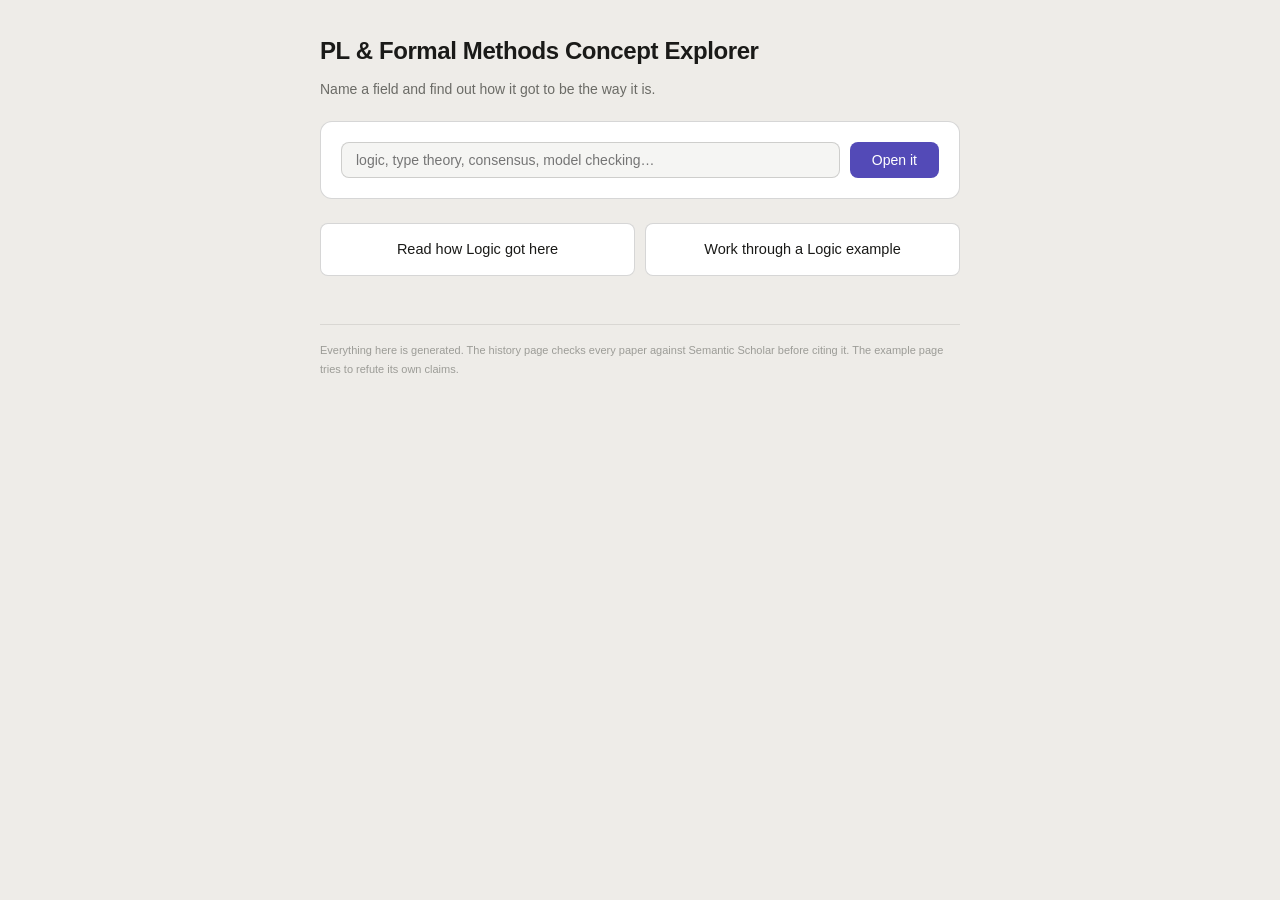
<file: index.html>
<!DOCTYPE html>
<html lang="en">
<head>
<meta charset="utf-8">
<meta name="viewport" content="width=device-width,initial-scale=1,viewport-fit=cover">
<title>PL &amp; Formal Methods Concept Explorer</title>
<link rel="stylesheet" href="lineage.css">
</head>
<body>
<div class="wrap home">
  <header class="masthead">
    <h1>PL &amp; Formal Methods Concept Explorer</h1>
    <p>Name a field and find out how it got to be the way it is.</p>
  </header>

  <form class="search-card" id="seekForm">
    <input id="q" type="text" placeholder="logic, type theory, consensus, model checking&hellip;" aria-label="Name a field" autocomplete="off">
    <button class="btn-primary" type="submit">Open it</button>
  </form>

  <div class="actions" id="actions">
    <a class="btn-ghost" id="toHistory" data-page="history.html" href="history.html">Read how it got here</a>
    <a class="btn-ghost" id="toExample" data-page="example.html" href="example.html">Work through an example</a>
  </div>

  <div id="status"></div>

  <footer>Everything here is generated. The history page checks every paper against Semantic Scholar before citing it. The example page tries to refute its own claims.</footer>
</div>
<script src="lineage-core.js"></script>
<script src="index.js"></script>
</body>
</html>
</file>
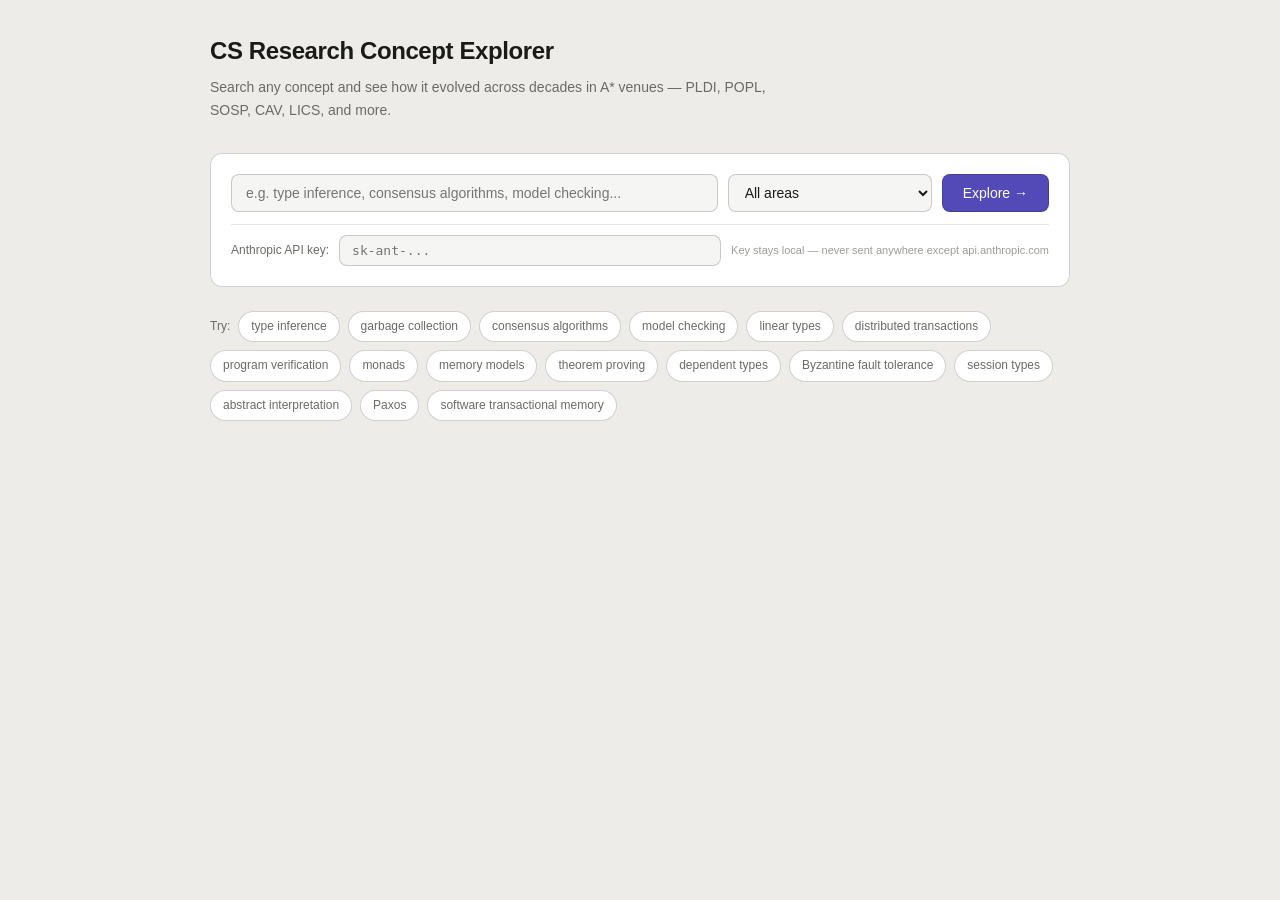
<file: cs_research_explorer.html>
<!DOCTYPE html>
<html lang="en">
<head>
<meta charset="UTF-8" />
<meta name="viewport" content="width=device-width, initial-scale=1.0" />
<title>CS Research Concept Explorer</title>
<style>
  *, *::before, *::after { box-sizing: border-box; margin: 0; padding: 0; }

  :root {
    --bg-primary: #ffffff;
    --bg-secondary: #f5f5f3;
    --bg-tertiary: #eeece8;
    --text-primary: #1a1a18;
    --text-secondary: #6b6b66;
    --text-tertiary: #9c9c97;
    --border-light: rgba(0,0,0,0.10);
    --border-mid: rgba(0,0,0,0.18);
    --border-strong: rgba(0,0,0,0.28);
    --accent: #534AB7;
    --accent-bg: #EEEDFE;
    --accent-border: #AFA9EC;
    --radius-md: 8px;
    --radius-lg: 12px;
  }

  @media (prefers-color-scheme: dark) {
    :root {
      --bg-primary: #1c1c1a;
      --bg-secondary: #252523;
      --bg-tertiary: #2e2e2b;
      --text-primary: #f0ede8;
      --text-secondary: #9c9c97;
      --text-tertiary: #6b6b66;
      --border-light: rgba(255,255,255,0.08);
      --border-mid: rgba(255,255,255,0.14);
      --border-strong: rgba(255,255,255,0.22);
      --accent: #8b84d7;
      --accent-bg: #26215C;
      --accent-border: #534AB7;
    }
  }

  body {
    font-family: -apple-system, BlinkMacSystemFont, 'Segoe UI', sans-serif;
    background: var(--bg-tertiary);
    color: var(--text-primary);
    min-height: 100vh;
    padding: 2rem 1rem;
    line-height: 1.6;
  }

  .app {
    max-width: 860px;
    margin: 0 auto;
  }

  /* ── Header ── */
  .header { margin-bottom: 2rem; }
  .header h1 {
    font-size: 24px; font-weight: 600; letter-spacing: -0.4px;
    margin-bottom: 6px;
  }
  .header p { font-size: 14px; color: var(--text-secondary); max-width: 600px; }

  /* ── Search Controls ── */
  .search-card {
    background: var(--bg-primary);
    border: 0.5px solid var(--border-mid);
    border-radius: var(--radius-lg);
    padding: 1.25rem;
    margin-bottom: 1.5rem;
  }
  .search-row {
    display: flex; gap: 10px; margin-bottom: 12px; flex-wrap: wrap;
  }
  .search-row input {
    flex: 1; min-width: 200px;
    font-size: 14px; padding: 9px 14px;
    border: 0.5px solid var(--border-mid);
    border-radius: var(--radius-md);
    background: var(--bg-secondary);
    color: var(--text-primary);
    outline: none;
    transition: border-color 0.15s;
  }
  .search-row input:focus { border-color: var(--accent); }
  .search-row select {
    font-size: 14px; padding: 9px 12px;
    border: 0.5px solid var(--border-mid);
    border-radius: var(--radius-md);
    background: var(--bg-secondary);
    color: var(--text-primary);
    outline: none; cursor: pointer;
    min-width: 160px;
  }
  .search-row button {
    font-size: 14px; padding: 9px 20px;
    border: 0.5px solid var(--border-mid);
    border-radius: var(--radius-md);
    background: var(--accent);
    color: #fff;
    cursor: pointer;
    font-weight: 500;
    transition: opacity 0.15s;
    white-space: nowrap;
  }
  .search-row button:hover { opacity: 0.88; }
  .search-row button:disabled { opacity: 0.5; cursor: not-allowed; }

  /* ── API Key input ── */
  .apikey-row {
    display: flex; gap: 10px; align-items: center; flex-wrap: wrap;
    padding-top: 10px;
    border-top: 0.5px solid var(--border-light);
  }
  .apikey-row label { font-size: 12px; color: var(--text-secondary); white-space: nowrap; }
  .apikey-row input {
    flex: 1; min-width: 240px; font-size: 13px;
    padding: 7px 12px; font-family: monospace;
    border: 0.5px solid var(--border-mid);
    border-radius: var(--radius-md);
    background: var(--bg-secondary);
    color: var(--text-primary);
    outline: none;
  }
  .apikey-note { font-size: 11px; color: var(--text-tertiary); }

  /* ── Suggestion Tags ── */
  .tags { display: flex; gap: 8px; flex-wrap: wrap; margin-bottom: 1.5rem; align-items: center; }
  .tags-label { font-size: 12px; color: var(--text-secondary); }
  .tag {
    font-size: 12px; padding: 5px 12px;
    border-radius: 999px;
    border: 0.5px solid var(--border-mid);
    color: var(--text-secondary);
    cursor: pointer;
    background: var(--bg-primary);
    transition: all 0.15s;
    user-select: none;
  }
  .tag:hover { background: var(--bg-secondary); color: var(--text-primary); }
  .tag.active { background: var(--accent-bg); color: var(--accent); border-color: var(--accent-border); }

  /* ── Status ── */
  .status {
    font-size: 13px; color: var(--text-secondary);
    margin-bottom: 1.25rem; min-height: 22px;
    display: flex; align-items: center; gap: 8px;
  }
  .dot {
    width: 8px; height: 8px; border-radius: 50%;
    background: #1D9E75; flex-shrink: 0;
    animation: pulse 1.2s infinite;
  }
  @keyframes pulse { 0%,100%{opacity:1} 50%{opacity:0.3} }

  /* ── Evolution Summary ── */
  .evolution-box {
    background: var(--bg-primary);
    border: 0.5px solid var(--border-mid);
    border-radius: var(--radius-lg);
    padding: 1.25rem 1.5rem;
    margin-bottom: 1.75rem;
  }
  .evolution-box h3 {
    font-size: 13px; font-weight: 600; text-transform: uppercase;
    letter-spacing: 0.5px; color: var(--text-secondary);
    margin-bottom: 10px;
  }
  .evolution-text { font-size: 14px; line-height: 1.75; }
  .evolution-text strong { font-weight: 600; color: var(--accent); }

  /* ── Timeline Bar ── */
  .timeline-bar {
    display: flex; gap: 0; margin-bottom: 1.75rem;
    border-radius: var(--radius-md); overflow: hidden;
    border: 0.5px solid var(--border-mid);
    background: var(--bg-primary);
  }
  .tbar-seg {
    flex: 1; padding: 10px 6px; text-align: center;
    font-size: 12px; cursor: pointer;
    border-right: 0.5px solid var(--border-light);
    color: var(--text-secondary);
    transition: background 0.15s;
  }
  .tbar-seg:last-child { border-right: none; }
  .tbar-seg:hover { background: var(--bg-secondary); }
  .tbar-seg.has-papers { color: var(--text-primary); font-weight: 500; }
  .tbar-seg .tbar-count {
    display: block; font-size: 10px;
    color: var(--text-secondary); font-weight: 400; margin-top: 2px;
  }
  .tbar-seg.active { background: var(--accent-bg); color: var(--accent); }
  .tbar-seg.active .tbar-count { color: var(--accent); opacity: 0.75; }

  /* ── Decade Section ── */
  .decade-section { margin-bottom: 2rem; }
  .decade-label {
    font-size: 12px; font-weight: 600; color: var(--text-secondary);
    letter-spacing: 0.5px; text-transform: uppercase;
    margin-bottom: 0.75rem; padding-bottom: 8px;
    border-bottom: 0.5px solid var(--border-light);
    display: flex; align-items: center; gap: 10px;
  }
  .decade-badge {
    font-size: 11px; background: var(--bg-secondary);
    padding: 2px 8px; border-radius: 999px;
    border: 0.5px solid var(--border-light);
    text-transform: none; letter-spacing: 0;
    color: var(--text-secondary); font-weight: 400;
  }

  /* ── Paper Card ── */
  .paper-card {
    background: var(--bg-primary);
    border: 0.5px solid var(--border-light);
    border-radius: var(--radius-lg);
    padding: 1rem 1.25rem;
    margin-bottom: 10px;
    transition: border-color 0.15s;
  }
  .paper-card:hover { border-color: var(--border-mid); }
  .paper-top {
    display: flex; align-items: flex-start;
    justify-content: space-between; gap: 12px; margin-bottom: 6px;
  }
  .paper-title { font-size: 14px; font-weight: 500; line-height: 1.5; flex: 1; }
  .paper-year { font-size: 12px; color: var(--text-secondary); font-weight: 400; margin-left: 4px; }
  .venue-pill {
    font-size: 11px; padding: 3px 9px;
    border-radius: 999px; white-space: nowrap; flex-shrink: 0;
    font-weight: 500;
  }
  /* Venue color classes */
  .v-pldi  { background:#E6F1FB; color:#0C447C; }
  .v-popl  { background:#EEEDFE; color:#3C3489; }
  .v-sosp  { background:#E1F5EE; color:#085041; }
  .v-osdi  { background:#FAECE7; color:#712B13; }
  .v-lics  { background:#FAEEDA; color:#633806; }
  .v-cav   { background:#EAF3DE; color:#27500A; }
  .v-fm    { background:#FBEAF0; color:#72243E; }
  .v-stoc  { background:#FCEBEB; color:#791F1F; }
  .v-icfp  { background:#E6F1FB; color:#185FA5; }
  .v-tacas { background:#FAEEDA; color:#854F0B; }
  .v-other { background:#f1efe8; color:#5F5E5A; }

  .paper-authors { font-size: 12px; color: var(--text-secondary); margin-bottom: 8px; }
  .paper-insight { font-size: 13px; line-height: 1.65; }
  .paper-insight em { color: var(--accent); font-style: normal; font-weight: 500; }

  /* ── Follow-up actions ── */
  .followup-row {
    display: flex; gap: 10px; flex-wrap: wrap;
    padding: 1.25rem 0 0.5rem;
    border-top: 0.5px solid var(--border-light);
    margin-top: 0.5rem;
  }
  .followup-row button {
    font-size: 13px; padding: 8px 16px;
    border: 0.5px solid var(--border-mid);
    border-radius: var(--radius-md);
    background: var(--bg-primary);
    color: var(--text-primary);
    cursor: pointer;
    transition: background 0.15s;
  }
  .followup-row button:hover { background: var(--bg-secondary); }

  /* ── Loading ── */
  .loading-overlay { text-align: center; padding: 3rem 0; }
  .spinner {
    width: 32px; height: 32px;
    border: 2px solid var(--border-mid);
    border-top-color: var(--accent);
    border-radius: 50%;
    animation: spin 0.8s linear infinite;
    margin: 0 auto 14px;
  }
  @keyframes spin { to { transform: rotate(360deg); } }
  .loading-overlay p { font-size: 14px; color: var(--text-secondary); }

  /* ── Empty / Error ── */
  .empty { text-align: center; padding: 3rem 0; color: var(--text-secondary); font-size: 14px; }
  .error-box {
    background: #FCEBEB; border: 0.5px solid #F09595;
    border-radius: var(--radius-lg); padding: 1rem 1.25rem;
    font-size: 13px; color: #791F1F;
  }
  .error-box strong { display: block; margin-bottom: 4px; font-weight: 600; }

  hr { border: none; border-top: 0.5px solid var(--border-light); margin: 2rem 0; }

  /* ── Scrollbar ── */
  ::-webkit-scrollbar { width: 6px; }
  ::-webkit-scrollbar-track { background: transparent; }
  ::-webkit-scrollbar-thumb { background: var(--border-mid); border-radius: 99px; }
</style>
</head>
<body>
<div class="app">

  <div class="header">
    <h1>CS Research Concept Explorer</h1>
    <p>Search any concept and see how it evolved across decades in A* venues — PLDI, POPL, SOSP, CAV, LICS, and more.</p>
  </div>

  <div class="search-card">
    <div class="search-row">
      <input type="text" id="conceptInput"
        placeholder="e.g. type inference, consensus algorithms, model checking..."
        onkeydown="if(event.key==='Enter') runSearch()" />
      <select id="areaSelect">
        <option value="all">All areas</option>
        <option value="pl">Programming Languages</option>
        <option value="ds">Distributed Systems</option>
        <option value="fm">Formal Methods</option>
        <option value="auto">Automata / Theory</option>
      </select>
      <button id="searchBtn" onclick="runSearch()">Explore →</button>
    </div>

    <div class="apikey-row">
      <label for="apiKeyInput">Anthropic API key:</label>
      <input type="password" id="apiKeyInput"
        placeholder="sk-ant-..." autocomplete="off" />
      <span class="apikey-note">Key stays local — never sent anywhere except api.anthropic.com</span>
    </div>
  </div>

  <div class="tags" id="tagRow">
    <span class="tags-label">Try:</span>
  </div>

  <div id="mainContent"></div>

</div>

<script>
const SUGGESTIONS = [
  "type inference", "garbage collection", "consensus algorithms",
  "model checking", "linear types", "distributed transactions",
  "program verification", "monads", "memory models", "theorem proving",
  "dependent types", "Byzantine fault tolerance", "session types",
  "abstract interpretation", "Paxos", "software transactional memory"
];

const AREA_DESCS = {
  all: 'programming languages (PLDI, POPL, ICFP, OOPSLA, ESOP), distributed systems (SOSP, OSDI, EuroSys, ASPLOS, USENIX ATC), formal methods (CAV, TACAS, FM, FMSD), and automata/theory (LICS, STOC, FOCS, CONCUR)',
  pl:  'programming languages venues: PLDI, POPL, ICFP, OOPSLA, ESOP',
  ds:  'distributed systems venues: SOSP, OSDI, EuroSys, ASPLOS, USENIX ATC',
  fm:  'formal methods venues: CAV, TACAS, FM, FMSD, ATVA',
  auto:'automata and theory venues: LICS, STOC, FOCS, CONCUR, ICALP'
};

const VENUE_CLASSES = {
  PLDI:'v-pldi', OOPSLA:'v-pldi', ESOP:'v-popl',
  POPL:'v-popl',
  SOSP:'v-sosp', EUROSYS:'v-sosp', ASPLOS:'v-sosp', 'USENIX ATC':'v-sosp',
  OSDI:'v-osdi',
  LICS:'v-lics', CONCUR:'v-lics',
  CAV:'v-cav',
  FM:'v-fm', FMSD:'v-fm',
  STOC:'v-stoc', FOCS:'v-stoc',
  ICFP:'v-icfp',
  TACAS:'v-tacas', ATVA:'v-tacas'
};

function venueClass(v) {
  const u = (v || '').toUpperCase();
  for (const k in VENUE_CLASSES) {
    if (u.includes(k)) return VENUE_CLASSES[k];
  }
  return 'v-other';
}

function renderTags() {
  const row = document.getElementById('tagRow');
  SUGGESTIONS.forEach(s => {
    const t = document.createElement('span');
    t.className = 'tag';
    t.textContent = s;
    t.onclick = () => {
      document.getElementById('conceptInput').value = s;
      runSearch();
    };
    row.appendChild(t);
  });
}

let currentAbort = null;

async function runSearch() {
  const concept = document.getElementById('conceptInput').value.trim();
  const area    = document.getElementById('areaSelect').value;
  const apiKey  = document.getElementById('apiKeyInput').value.trim();

  if (!concept) {
    document.getElementById('conceptInput').focus();
    return;
  }
  if (!apiKey) {
    document.getElementById('apiKeyInput').focus();
    showError('Please enter your Anthropic API key above.');
    return;
  }

  if (currentAbort) currentAbort.abort();
  currentAbort = new AbortController();

  document.querySelectorAll('.tag').forEach(t =>
    t.classList.toggle('active', t.textContent === concept));
  document.getElementById('searchBtn').disabled = true;

  const main = document.getElementById('mainContent');
  main.innerHTML = `<div class="loading-overlay">
    <div class="spinner"></div>
    <p>Searching A* venues for "<strong>${esc(concept)}</strong>"…</p>
  </div>`;

  const prompt = `You are a computer science research expert with deep knowledge of the academic literature.

The user wants to explore how the concept of "${concept}" evolved across decades in top A* CS venues (${AREA_DESCS[area]}).

Your task:
1. Identify 8–12 highly influential, REAL published papers from these venues that are about or directly contributed to "${concept}".
2. Papers should span multiple decades where applicable (earliest relevant work through recent).
3. For each paper include a 1-2 sentence insight describing its specific contribution to the evolution of "${concept}". Use **bold** around the single most important key phrase.
4. Write a 3-4 sentence narrative about how "${concept}" evolved over time — from early ideas to mature/modern state.

Only include papers you are confident actually exist and were published in those venues. Do not hallucinate papers.

Respond ONLY with a valid JSON object — no markdown fences, no preamble, no trailing text. Exactly this schema:
{
  "concept": "string",
  "evolution_summary": "string (3-4 sentences, may use **bold**)",
  "papers": [
    {
      "title": "Full paper title",
      "authors": "First Author, Second Author (et al. if >3)",
      "year": 1985,
      "venue": "POPL",
      "insight": "1-2 sentences. Use **bold** for the key idea.",
      "area": "pl | ds | fm | auto"
    }
  ]
}`;

  try {
    const resp = await fetch('https://api.anthropic.com/v1/messages', {
      method: 'POST',
      signal: currentAbort.signal,
      headers: {
        'Content-Type': 'application/json',
        'x-api-key': apiKey,
        'anthropic-version': '2023-06-01'
      },
      body: JSON.stringify({
        model: 'claude-sonnet-4-20250514',
        max_tokens: 3000,
        stream: true,
        messages: [{ role: 'user', content: prompt }]
      })
    });

    if (!resp.ok) {
      const err = await resp.json().catch(() => ({}));
      throw new Error(err?.error?.message || `HTTP ${resp.status}`);
    }

    main.innerHTML = `
      <div class="status">
        <span class="dot"></span>
        Streaming papers from the archives…
      </div>
      <div id="streamBuf" style="font-size:12px;color:var(--text-tertiary);font-family:monospace;padding:4px 0;min-height:18px;max-height:50px;overflow:hidden;"></div>`;

    const reader  = resp.body.getReader();
    const decoder = new TextDecoder();
    let buffer    = '';

    while (true) {
      const { done, value } = await reader.read();
      if (done) break;
      const chunk = decoder.decode(value, { stream: true });
      for (const line of chunk.split('\n')) {
        if (!line.startsWith('data: ')) continue;
        const data = line.slice(6);
        if (data === '[DONE]') continue;
        try {
          const ev = JSON.parse(data);
          if (ev.type === 'content_block_delta' && ev.delta?.text) {
            buffer += ev.delta.text;
            const el = document.getElementById('streamBuf');
            if (el) el.textContent = buffer.slice(-140);
          }
        } catch {}
      }
    }

    const clean = buffer.replace(/^```json\s*/,'').replace(/\s*```$/,'').trim();
    const data  = JSON.parse(clean);
    renderResults(data, concept);

  } catch (err) {
    if (err.name === 'AbortError') return;
    showError(err.message);
  } finally {
    document.getElementById('searchBtn').disabled = false;
  }
}

function renderResults(data, queriedConcept) {
  const papers = (data.papers || []).sort((a, b) => a.year - b.year);
  if (!papers.length) {
    document.getElementById('mainContent').innerHTML =
      '<div class="empty">No papers found. Try a different concept or area.</div>';
    return;
  }

  const byDecade = {};
  for (const p of papers) {
    const d = Math.floor(p.year / 10) * 10;
    (byDecade[d] = byDecade[d] || []).push(p);
  }
  const decades = Object.keys(byDecade).sort((a, b) => a - b);

  let html = '';

  /* Evolution summary */
  const summary = (data.evolution_summary || '')
    .replace(/\*\*(.*?)\*\*/g, '<strong>$1</strong>');
  html += `<div class="evolution-box">
    <h3>How "${esc(data.concept || queriedConcept)}" evolved</h3>
    <div class="evolution-text">${summary}</div>
  </div>`;

  /* Timeline bar */
  html += '<div class="timeline-bar">';
  for (const d of decades) {
    const n = byDecade[d].length;
    html += `<div class="tbar-seg has-papers" onclick="scrollTo('decade-${d}')">
      ${d}s<span class="tbar-count">${n} paper${n > 1 ? 's' : ''}</span>
    </div>`;
  }
  html += '</div>';

  /* Papers by decade */
  for (const d of decades) {
    const ps = byDecade[d];
    html += `<div class="decade-section" id="decade-${d}">
      <div class="decade-label">
        ${d}s
        <span class="decade-badge">${ps.length} paper${ps.length > 1 ? 's' : ''}</span>
      </div>`;
    for (const p of ps) {
      const vc      = venueClass(p.venue);
      const insight = (p.insight || '')
        .replace(/\*\*(.*?)\*\*/g, '<em>$1</em>');
      html += `<div class="paper-card">
        <div class="paper-top">
          <div class="paper-title">${esc(p.title)}<span class="paper-year">(${p.year})</span></div>
          <span class="venue-pill ${vc}">${esc(p.venue)}</span>
        </div>
        <div class="paper-authors">${esc(p.authors || '')}</div>
        <div class="paper-insight">${insight}</div>
      </div>`;
    }
    html += '</div>';
  }

  /* Follow-up prompts */
  const c = esc(data.concept || queriedConcept);
  html += `<hr>
  <div class="followup-row">
    <button onclick="followUp('What are the open research problems in ${c} today?')">Open problems today →</button>
    <button onclick="followUp('What are the most cited papers about ${c}?')">Most cited papers →</button>
    <button onclick="followUp('How does ${c} relate to current AI/ML research?')">Connection to AI/ML →</button>
    <button onclick="followUp('Give me a recommended reading order to understand ${c} deeply')">Reading order →</button>
  </div>`;

  document.getElementById('mainContent').innerHTML = html;
}

function scrollTo(id) {
  const el = document.getElementById(id);
  if (el) el.scrollIntoView({ behavior: 'smooth', block: 'start' });
}

function followUp(q) {
  document.getElementById('conceptInput').value = q;
  document.getElementById('conceptInput').focus();
}

function showError(msg) {
  document.getElementById('mainContent').innerHTML =
    `<div class="error-box"><strong>Error</strong>${esc(msg)}</div>`;
  document.getElementById('searchBtn').disabled = false;
}

function esc(s) {
  return String(s || '')
    .replace(/&/g,'&amp;').replace(/</g,'&lt;')
    .replace(/>/g,'&gt;').replace(/"/g,'&quot;');
}

renderTags();
</script>
</body>
</html>
</file>
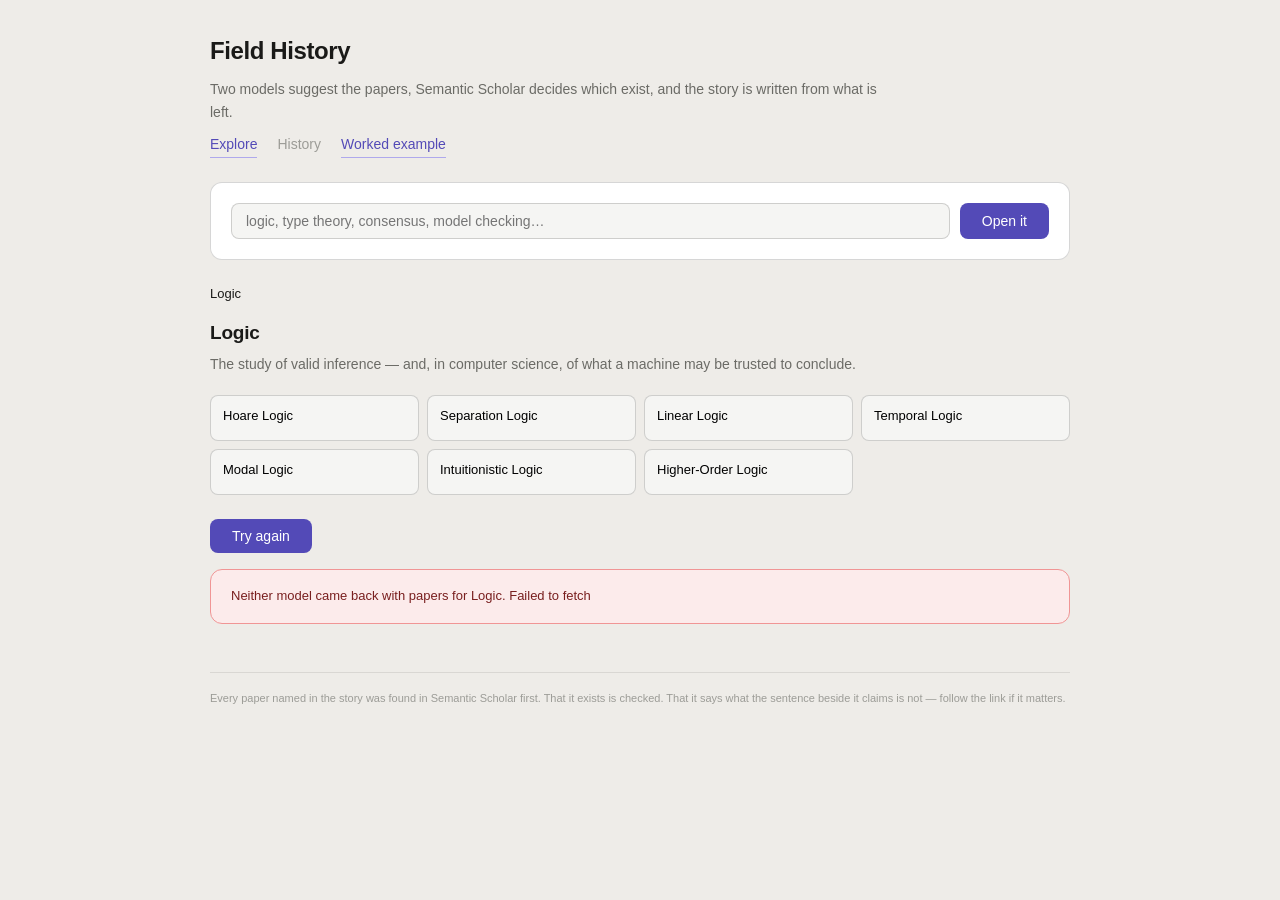
<file: history.html>
<!DOCTYPE html>
<html lang="en">
<head>
<meta charset="utf-8">
<meta name="viewport" content="width=device-width,initial-scale=1,viewport-fit=cover">
<title>Field History</title>
<link rel="stylesheet" href="lineage.css">
</head>
<body>
<div class="wrap">
  <header class="masthead">
    <h1>Field History</h1>
    <p id="lead">Two models suggest the papers, Semantic Scholar decides which exist, and the story is written from what is left.</p>
    <nav class="page-nav">
      <a data-page="index.html" href="index.html">Explore</a>
      <a class="here">History</a>
      <a data-page="example.html" href="example.html">Worked example</a>
    </nav>
  </header>

  <form class="search-card" id="seekForm">
    <input id="q" type="text" placeholder="logic, type theory, consensus, model checking&hellip;" aria-label="Name a field" autocomplete="off">
    <button class="btn-primary" type="submit">Open it</button>
  </form>

  <nav class="crumbs" id="crumbs" aria-label="Trail" hidden></nav>

  <h2 class="node-name" id="nodeName">Logic</h2>
  <p class="node-blurb" id="nodeBlurb"></p>

  <div id="childBlock">
    <ul class="chips" id="chips"></ul>
  </div>

  <div class="actions" id="actions" hidden><button class="btn-primary" id="goBtn">Try again</button></div>

  <div id="status"></div>
  <div id="history"></div>

  <footer>Every paper named in the story was found in Semantic Scholar first. That it exists is checked. That it says what the sentence beside it claims is not — follow the link if it matters.</footer>
</div>
<script src="lineage-core.js"></script>
<script src="history.js"></script>
</body>
</html>
</file>
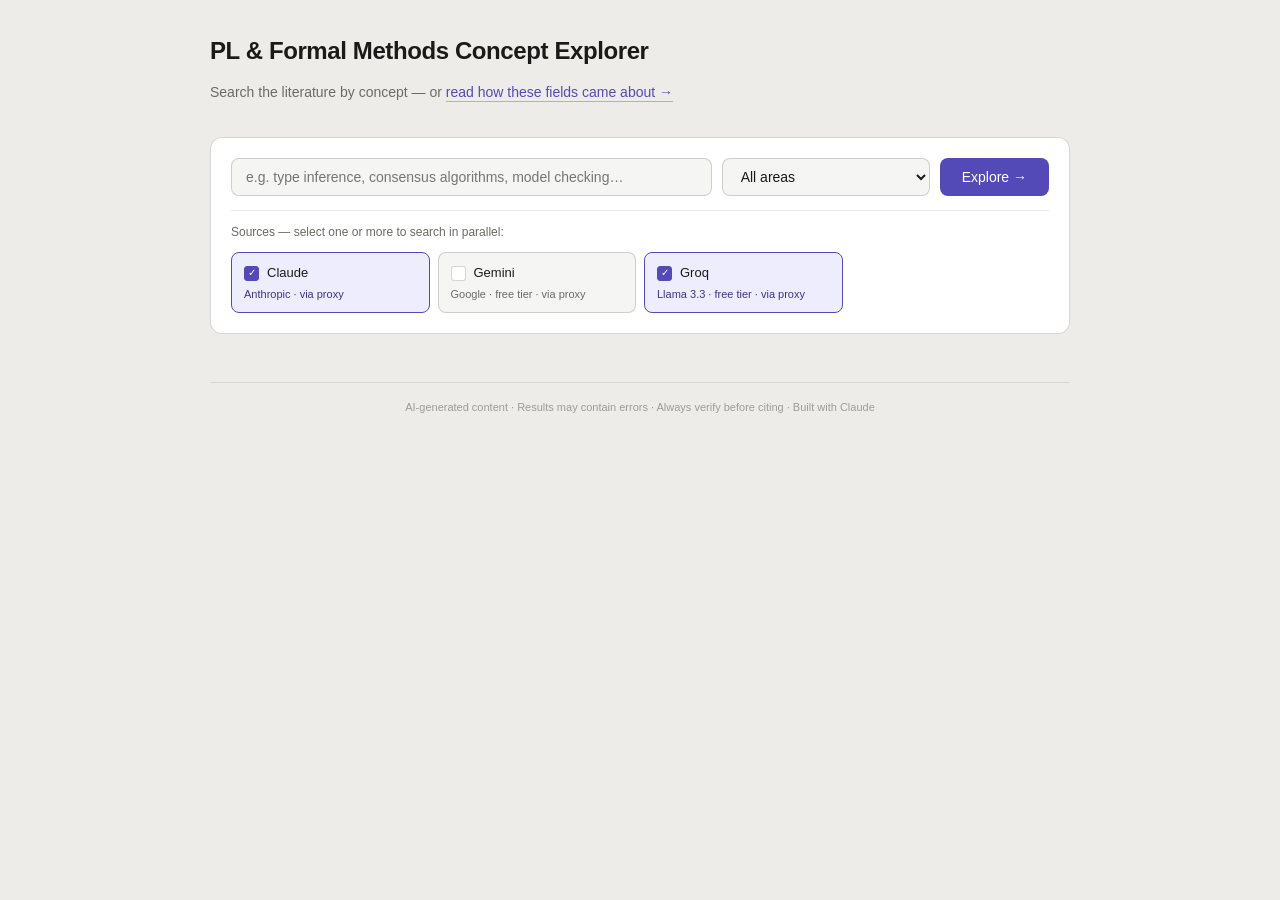
<file: index_12.html>
<!DOCTYPE html>
<html lang="en">
<head>
<meta charset="UTF-8" />
<meta name="viewport" content="width=device-width, initial-scale=1.0" />
<title>PL & Formal Methods Concept Explorer</title>
<style>
*, *::before, *::after { box-sizing: border-box; margin: 0; padding: 0; }

:root {
  --bg-primary: #ffffff;
  --bg-secondary: #f5f5f3;
  --bg-tertiary: #eeece8;
  --text-primary: #1a1a18;
  --text-secondary: #6b6b66;
  --text-tertiary: #9c9c97;
  --border-light: rgba(0,0,0,0.09);
  --border-mid: rgba(0,0,0,0.16);
  --radius-md: 8px;
  --radius-lg: 12px;
  --accent: #534AB7;
  --accent-bg: #EEEDFE;
  --accent-border: #AFA9EC;
  --accent-text: #3C3489;
}

@media (prefers-color-scheme: dark) {
  :root {
    --bg-primary: #1c1c1a; --bg-secondary: #252523; --bg-tertiary: #2e2e2b;
    --text-primary: #f0ede8; --text-secondary: #9c9c97; --text-tertiary: #6b6b66;
    --border-light: rgba(255,255,255,0.07); --border-mid: rgba(255,255,255,0.13);
    --accent: #8b84d7; --accent-bg: #26215C; --accent-border: #534AB7; --accent-text: #AFA9EC;
  }
}

body {
  font-family: -apple-system, BlinkMacSystemFont, 'Segoe UI', sans-serif;
  background: var(--bg-tertiary); color: var(--text-primary);
  min-height: 100vh; padding: 2rem 1rem; line-height: 1.6;
}
.app { max-width: 860px; margin: 0 auto; }

.header { margin-bottom: 2rem; }
.header h1 { font-size: 24px; font-weight: 600; letter-spacing: -0.4px; margin-bottom: 10px; }
.header p { font-size: 14px; color: var(--text-secondary); max-width: 680px; line-height: 1.75; }
.lineage-link { color: var(--accent); text-decoration: none; border-bottom: 0.5px solid var(--accent-border); padding-bottom: 1px; transition: border-color 0.15s; }
.lineage-link:hover { border-bottom-color: var(--accent); }

.search-card {
  background: var(--bg-primary); border: 0.5px solid var(--border-mid);
  border-radius: var(--radius-lg); padding: 1.25rem; margin-bottom: 1.5rem;
}
.search-row { display: flex; gap: 10px; flex-wrap: wrap; margin-bottom: 14px; }
.search-row input, .search-row select {
  font-size: 14px; padding: 9px 14px; border: 0.5px solid var(--border-mid);
  border-radius: var(--radius-md); background: var(--bg-secondary);
  color: var(--text-primary); outline: none;
}
.search-row input { flex: 1; min-width: 200px; transition: border-color 0.15s; }
.search-row input:focus { border-color: var(--accent); }
.search-row select { cursor: pointer; min-width: 155px; }
.btn-primary {
  font-size: 14px; padding: 9px 22px; border: none;
  border-radius: var(--radius-md); background: var(--accent); color: #fff;
  cursor: pointer; font-weight: 500; transition: opacity 0.15s; white-space: nowrap;
}
.btn-primary:hover { opacity: 0.85; }
.btn-primary:disabled { opacity: 0.4; cursor: not-allowed; }

.sources-section { border-top: 0.5px solid var(--border-light); padding-top: 12px; }
.sources-label { font-size: 12px; color: var(--text-secondary); margin-bottom: 10px; }
.sources-grid { display: grid; grid-template-columns: repeat(auto-fill, minmax(170px, 1fr)); gap: 8px; }
.source-card {
  border: 0.5px solid var(--border-mid); border-radius: var(--radius-md);
  padding: 10px 12px; cursor: pointer; transition: all 0.15s;
  background: var(--bg-secondary);
}
.source-card:hover { border-color: var(--accent); background: var(--bg-primary); }
.source-card.active { border-color: var(--accent); background: var(--accent-bg); }
.source-card-top { display: flex; align-items: center; gap: 8px; margin-bottom: 3px; }
.source-check {
  width: 15px; height: 15px; border-radius: 3px; border: 0.5px solid var(--border-mid);
  background: var(--bg-primary); flex-shrink: 0; display: flex; align-items: center;
  justify-content: center; font-size: 10px; color: transparent; transition: all 0.15s;
}
.source-card.active .source-check { background: var(--accent); border-color: var(--accent); color: #fff; }
.source-name { font-size: 13px; font-weight: 500; }
.source-desc { font-size: 11px; color: var(--text-secondary); line-height: 1.4; }
.source-card.active .source-desc { color: var(--accent-text); }

.pipeline {
  background: var(--bg-primary); border: 0.5px solid var(--border-mid);
  border-radius: var(--radius-lg); padding: 1.25rem 1.5rem; margin-bottom: 1.5rem;
}
.pipeline-title {
  font-size: 12px; font-weight: 600; text-transform: uppercase;
  letter-spacing: 0.5px; color: var(--text-secondary); margin-bottom: 14px;
}
.pipeline-steps { display: flex; flex-direction: column; gap: 12px; }
.pipeline-step { display: flex; align-items: center; gap: 12px; }
.step-icon {
  width: 28px; height: 28px; border-radius: 50%; flex-shrink: 0;
  display: flex; align-items: center; justify-content: center; font-size: 11px; font-weight: 700;
}
.step-icon.pending { background: var(--bg-secondary); color: var(--text-tertiary); border: 0.5px solid var(--border-mid); }
.step-icon.running { background: var(--accent-bg); color: var(--accent); border: 0.5px solid var(--accent-border); animation: breathe 1.2s infinite; }
.step-icon.done    { background: #E1F5EE; color: #085041; border: 0.5px solid #5DCAA5; }
.step-icon.error   { background: #FCEBEB; color: #791F1F; border: 0.5px solid #F09595; }
@keyframes breathe { 0%,100%{opacity:1} 50%{opacity:0.5} }
.step-label { font-size: 13px; color: var(--text-secondary); line-height: 1.4; }
.step-label strong { color: var(--text-primary); font-weight: 500; }
.step-detail { font-size: 11px; color: var(--text-tertiary); margin-top: 2px; }

.stats-bar {
  background: var(--bg-primary); border: 0.5px solid var(--border-mid);
  border-radius: var(--radius-lg); padding: 1rem 1.5rem; margin-bottom: 1.75rem;
  display: flex; align-items: center; gap: 0; flex-wrap: wrap;
}
.stat-item { text-align: center; padding: 0 1.25rem; }
.stat-item:first-child { padding-left: 0; }
.stat-n { display: block; font-size: 26px; font-weight: 600; line-height: 1.1; }
.stat-n.agreed { color: #085041; }
.stat-label { font-size: 11px; color: var(--text-secondary); }
.stat-divider { width: 0.5px; height: 36px; background: var(--border-mid); flex-shrink: 0; }
.stat-note { font-size: 11px; color: var(--text-tertiary); width: 100%; margin-top: 10px; padding-top: 10px; border-top: 0.5px solid var(--border-light); }

.timeline-bar {
  display: flex; margin-bottom: 1.75rem; border-radius: var(--radius-md);
  overflow: hidden; border: 0.5px solid var(--border-mid); background: var(--bg-primary);
}
.tbar-seg {
  flex: 1; padding: 10px 6px; text-align: center; font-size: 12px;
  cursor: pointer; border-right: 0.5px solid var(--border-light);
  color: var(--text-secondary); transition: background 0.15s;
}
.tbar-seg:last-child { border-right: none; }
.tbar-seg:hover { background: var(--bg-secondary); }
.tbar-seg.has-data { color: var(--text-primary); font-weight: 500; }
.tbar-seg .tbar-sub { display: block; font-size: 10px; color: var(--text-secondary); font-weight: 400; margin-top: 2px; }

.decade-section { margin-bottom: 2rem; }
.decade-label {
  font-size: 12px; font-weight: 600; color: var(--text-secondary);
  letter-spacing: 0.5px; text-transform: uppercase;
  margin-bottom: 0.75rem; padding-bottom: 8px;
  border-bottom: 0.5px solid var(--border-light);
  display: flex; align-items: center; gap: 10px;
}
.decade-badge {
  font-size: 11px; background: var(--bg-secondary); padding: 2px 8px;
  border-radius: 999px; border: 0.5px solid var(--border-light);
  color: var(--text-secondary); font-weight: 400; text-transform: none; letter-spacing: 0;
}

.paper-card {
  background: var(--bg-primary); border: 0.5px solid var(--border-light);
  border-radius: var(--radius-lg); padding: 1rem 1.25rem; margin-bottom: 10px;
  transition: border-color 0.15s;
}
.paper-card:hover { border-color: var(--border-mid); }
.paper-top { display: flex; align-items: flex-start; justify-content: space-between; gap: 10px; margin-bottom: 6px; }
.paper-title { font-size: 14px; font-weight: 500; line-height: 1.5; flex: 1; }
.paper-title a { color: inherit; text-decoration: underline; text-underline-offset: 2px; text-decoration-color: var(--border-mid); }
.paper-title a:hover { text-decoration-color: var(--accent); }
.paper-year { font-size: 12px; color: var(--text-secondary); font-weight: 400; margin-left: 4px; }
.paper-right { display: flex; gap: 6px; align-items: center; flex-shrink: 0; flex-wrap: wrap; justify-content: flex-end; }
.venue-pill { font-size: 11px; padding: 3px 9px; border-radius: 999px; white-space: nowrap; font-weight: 500; }
.v-pldi  { background:#E6F1FB; color:#0C447C; }
.v-popl  { background:#EEEDFE; color:#3C3489; }
.v-sosp  { background:#E1F5EE; color:#085041; }
.v-osdi  { background:#FAECE7; color:#712B13; }
.v-lics  { background:#FAEEDA; color:#633806; }
.v-cav   { background:#EAF3DE; color:#27500A; }
.v-fm    { background:#FBEAF0; color:#72243E; }
.v-stoc  { background:#FCEBEB; color:#791F1F; }
.v-icfp  { background:#E6F1FB; color:#185FA5; }
.v-tacas { background:#FAEEDA; color:#854F0B; }
.v-other { background:#f1efe8; color:#5F5E5A; }
.conf-pip {
  font-size: 10px; padding: 2px 7px; border-radius: 999px; font-weight: 600; white-space: nowrap;
  background: var(--bg-secondary); color: var(--text-secondary); border: 0.5px solid var(--border-mid);
}
.conf-pip.high { background: #E1F5EE; color: #085041; border-color: #5DCAA5; }
.conf-pip.med  { background: #FAEEDA; color: #633806; border-color: #EF9F27; }
.paper-authors { font-size: 12px; color: var(--text-secondary); margin-bottom: 6px; }
.paper-authors a { color: var(--accent); font-size: 11px; margin-left: 6px; }
.paper-ss { display: flex; align-items: center; gap: 8px; margin-bottom: 8px; flex-wrap: wrap; }
.ss-citations { font-size: 11px; color: var(--text-tertiary); }
.paper-insight { font-size: 13px; line-height: 1.65; }
.paper-insight em { color: var(--accent); font-style: normal; font-weight: 500; }

.video-section-label {
  font-size: 12px; font-weight: 600; color: var(--text-secondary);
  letter-spacing: 0.5px; text-transform: uppercase;
  margin: 2rem 0 0.75rem; padding-bottom: 8px;
  border-bottom: 0.5px solid var(--border-light);
  display: flex; align-items: center; gap: 10px;
}

.followup-row {
  display: flex; gap: 10px; flex-wrap: wrap;
  padding: 1.25rem 0 0.5rem; border-top: 0.5px solid var(--border-light);
}
.followup-row button {
  font-size: 13px; padding: 8px 16px; border: 0.5px solid var(--border-mid);
  border-radius: var(--radius-md); background: var(--bg-primary); color: var(--text-primary);
  cursor: pointer; transition: background 0.15s;
}
.followup-row button:hover { background: var(--bg-secondary); }

.error-box {
  background: #FCEBEB; border: 0.5px solid #F09595; border-radius: var(--radius-lg);
  padding: 1rem 1.25rem; font-size: 13px; color: #791F1F; margin-bottom: 1rem;
}
.error-box strong { display: block; margin-bottom: 4px; font-weight: 600; }
hr { border: none; border-top: 0.5px solid var(--border-light); margin: 2rem 0; }

.ai-disclaimer {
  font-size: 12px; color: var(--text-tertiary); line-height: 1.6;
  padding: 10px 14px; margin-top: 12px;
  background: var(--bg-secondary); border-radius: var(--radius-md);
  border: 0.5px solid var(--border-light);
}

footer {
  margin-top: 3rem; padding-top: 1rem;
  border-top: 0.5px solid var(--border-light);
  font-size: 11px; color: var(--text-tertiary); text-align: center;
}
</style>
</head>
<body>
<div class="app">

  <div class="header">
    <h1>PL &amp; Formal Methods Concept Explorer</h1>
    <p>Search the literature by concept &mdash; or <a class="lineage-link" href="lineage.html">read how these fields came about &rarr;</a></p>
  </div>

  <div class="search-card">
    <div class="search-row">
      <input type="text" id="conceptInput"
        placeholder="e.g. type inference, consensus algorithms, model checking…"
        onkeydown="if(event.key==='Enter') runSearch()" />
      <select id="areaSelect">
        <option value="all">All areas</option>
        <option value="pl">Programming Languages</option>
        <option value="ds">Distributed Systems</option>
        <option value="fm">Formal Methods</option>
        <option value="auto">Automata / Theory</option>
      </select>
      <button class="btn-primary" id="searchBtn" onclick="runSearch()">Explore →</button>
    </div>
    <div class="sources-section">
      <div class="sources-label">Sources — select one or more to search in parallel:</div>
      <div class="sources-grid">
        <div class="source-card active" id="card-claude" onclick="toggleSource('claude')">
          <div class="source-card-top">
            <div class="source-check" id="check-claude">✓</div>
            <span class="source-name">Claude</span>
          </div>
          <div class="source-desc">Anthropic · via proxy</div>
        </div>
        <div class="source-card" id="card-gemini" onclick="toggleSource('gemini')">
          <div class="source-card-top">
            <div class="source-check" id="check-gemini"></div>
            <span class="source-name">Gemini</span>
          </div>
          <div class="source-desc">Google · free tier · via proxy</div>
        </div>
        <div class="source-card active" id="card-groq" onclick="toggleSource('groq')">
          <div class="source-card-top">
            <div class="source-check" id="check-groq">✓</div>
            <span class="source-name">Groq</span>
          </div>
          <div class="source-desc">Llama 3.3 · free tier · via proxy</div>
        </div>
      </div>
    </div>
  </div>

  <div id="mainContent"></div>
  <footer>
    <p>AI-generated content · Results may contain errors · Always verify before citing · Built with Claude</p>
  </footer>

</div>
<script>
const PROXY = 'https://cs-research-proxy.rrangaiyengar.workers.dev';

const SOURCES = {
  claude: { label: 'Claude'     },
  gemini: { label: 'Gemini'     },
  groq:   { label: 'Groq/Llama' }
};

const active = { claude: true, gemini: false, groq: true };

function toggleSource(id) {
  active[id] = !active[id];
  document.getElementById('card-' + id).classList.toggle('active', active[id]);
  document.getElementById('check-' + id).textContent = active[id] ? '✓' : '';
}

// ── Prompts ───────────────────────────────────────────────────────────────

const AREA_DESCS = {
  all:  'programming languages (PLDI, POPL, ICFP, OOPSLA, ESOP), distributed systems (SOSP, OSDI, EuroSys, ASPLOS, USENIX ATC), formal methods (CAV, TACAS, FM, FMSD), and automata/theory (LICS, STOC, FOCS, CONCUR)',
  pl:   'programming languages venues: PLDI, POPL, ICFP, OOPSLA, ESOP',
  ds:   'distributed systems venues: SOSP, OSDI, EuroSys, ASPLOS, USENIX ATC',
  fm:   'formal methods venues: CAV, TACAS, FM, FMSD, ATVA',
  auto: 'automata and theory venues: LICS, STOC, FOCS, CONCUR, ICALP'
};

const VENUE_CLASSES = {
  PLDI:'v-pldi',OOPSLA:'v-pldi',ESOP:'v-popl',POPL:'v-popl',
  SOSP:'v-sosp',EUROSYS:'v-sosp',ASPLOS:'v-sosp','USENIX ATC':'v-sosp',
  OSDI:'v-osdi',LICS:'v-lics',CONCUR:'v-lics',CAV:'v-cav',
  FM:'v-fm',FMSD:'v-fm',STOC:'v-stoc',FOCS:'v-stoc',
  ICFP:'v-icfp',TACAS:'v-tacas',ATVA:'v-tacas'
};

function venueClass(v) {
  const u = (v || '').toUpperCase();
  for (const k in VENUE_CLASSES) if (u.includes(k)) return VENUE_CLASSES[k];
  return 'v-other';
}

function esc(s) {
  return String(s || '').replace(/&/g,'&amp;').replace(/</g,'&lt;').replace(/>/g,'&gt;').replace(/"/g,'&quot;');
}

function renderMd(s) {
  return (s || '').replace(/\*\*(.*?)\*\*/g, '<em>$1</em>');
}

function normTitle(t) {
  return (t || '').toLowerCase().replace(/[^a-z0-9]/g, ' ').replace(/\s+/g, ' ').trim();
}

function gatherPrompt(concept, area) {
  return 'You are a computer science research expert. Respond with a single raw JSON object and nothing else — no explanation, no markdown, no code fences, no text before or after the JSON.\n\n' +
    'Find 10-15 highly influential, REAL published papers about "' + concept + '" from top A* CS venues (' + AREA_DESCS[area] + ').\n' +
    'Papers MUST span from the earliest foundational work through to recent work (2020-2025). ' +
    'Include at least 2 papers from 2020-2025. Do not stop at 2010.\n' +
    'For each paper write a 1-2 sentence insight. Use **bold** for the key phrase.\n' +
    'Only include papers you are certain exist. Do not hallucinate.\n' +
    'For url: stable link (ACM DL, arXiv, USENIX, IEEE) or null.\n\n' +
    'Output ONLY this JSON, starting with { and ending with }:\n' +
    '{"papers":[{"title":"string","authors":"string","year":1985,"venue":"POPL","insight":"string","url":null}]}';
}

function videosPrompt(concept) {
  return 'You are a computer science education expert. Respond with a single raw JSON object and nothing else — no explanation, no markdown, no code fences, no text before or after.\n\n' +
    'List 4-6 high-quality, REAL video tutorials, lectures, or conference talks about "' + concept + '" freely available online.\n' +
    'Only include videos you are confident actually exist.\n\n' +
    'Output ONLY this JSON, starting with { and ending with }:\n' +
    '{"videos":[{"title":"string","speaker":"string","description":"1 sentence","type":"lecture|conference talk|tutorial|course"}]}';
}

// ── API calls ─────────────────────────────────────────────────────────────

function makeMessages(prompt) {
  return [
    { role: 'system', content: 'You are a CS research expert. Respond only with valid JSON, no markdown.' },
    { role: 'user',   content: prompt }
  ];
}

function parseJSON(raw) {
  // Strip markdown fences
  let s = raw.replace(/^```json\s*/,'').replace(/^```\s*/,'').replace(/\s*```$/,'').trim();

  // Extract the outermost { ... } block — handles preamble/postamble text
  const first = s.indexOf('{');
  const last  = s.lastIndexOf('}');
  if (first !== -1 && last !== -1 && last > first) {
    s = s.slice(first, last + 1);
  }

  // Attempt 1: clean parse
  try { return JSON.parse(s); } catch(e1) {}

  // Attempt 2: remove trailing commas before ] or }
  try {
    const s2 = s.replace(/,\s*([}\]])/g, '$1');
    return JSON.parse(s2);
  } catch(e2) {}

  // Attempt 3: salvage truncated JSON — close unclosed brackets/braces
  try {
    const lastBrace = s.lastIndexOf('}');
    if (lastBrace !== -1) {
      let fixed = s.slice(0, lastBrace + 1);
      const opens  = (fixed.match(/\[/g) || []).length;
      const closes = (fixed.match(/\]/g) || []).length;
      const obraces = (fixed.match(/\{/g) || []).length;
      const cbraces = (fixed.match(/\}/g) || []).length;
      for (let i = 0; i < opens  - closes;  i++) fixed += ']';
      for (let i = 0; i < obraces - cbraces; i++) fixed += '}';
      return JSON.parse(fixed);
    }
  } catch(e3) {}

  throw new Error('Invalid JSON from model — try again');
}

async function callClaude(prompt, signal) {
  const resp = await fetch(PROXY, {
    method: 'POST', signal,
    headers: { 'Content-Type': 'application/json' },
    body: JSON.stringify({
      model: 'claude-sonnet-4-20250514', max_tokens: 4000, stream: false,
      messages: [{ role: 'user', content: prompt }]
    })
  });
  if (!resp.ok) {
    const e = await resp.json().catch(function() { return {}; });
    throw new Error(e.error ? e.error.message : 'Claude HTTP ' + resp.status);
  }
  const json = await resp.json();
  const raw = (json.content && json.content[0] && json.content[0].text) ? json.content[0].text : '';
  if (!raw.trim()) throw new Error('Claude returned an empty response');
  return parseJSON(raw);
}

async function callOpenAICompat(endpoint, prompt, signal) {
  const resp = await fetch(endpoint, {
    method: 'POST', signal,
    headers: { 'Content-Type': 'application/json' },
    body: JSON.stringify({ messages: makeMessages(prompt), max_tokens: 4000, temperature: 0.2 })
  });
  if (!resp.ok) {
    const e = await resp.json().catch(function() { return {}; });
    const msg = e.error ? e.error.message : '';
    // Friendly rate limit message
    if (resp.status === 429 || (msg && msg.toLowerCase().includes('rate limit'))) {
      const waitMatch = msg.match(/try again in ([^\.\-]+)/i);
      const wait = waitMatch ? ' Try again in ' + waitMatch[1].trim() + '.' : ' Daily limit reached — try again later.';
      throw new Error('Rate limit reached.' + wait);
    }
    throw new Error(msg || 'HTTP ' + resp.status);
  }
  const json = await resp.json();
  const raw = (json.choices && json.choices[0] && json.choices[0].message) ? json.choices[0].message.content : '{}';
  return parseJSON(raw);
}

function callSource(id, prompt, signal) {
  if (id === 'claude') return callClaude(prompt, signal);
  if (id === 'gemini') return callOpenAICompat(PROXY + '/gemini', prompt, signal);
  if (id === 'groq')   return callOpenAICompat(PROXY + '/groq',   prompt, signal);
  throw new Error('Unknown source: ' + id);
}

// ── Merge ─────────────────────────────────────────────────────────────────

function mergeResults(settled, concept) {
  const map = new Map();
  for (let i = 0; i < settled.length; i++) {
    const src = settled[i];
    for (let j = 0; j < src.papers.length; j++) {
      const p = src.papers[j];
      const key = normTitle(p.title);
      if (!map.has(key)) {
        map.set(key, { title: p.title, authors: p.authors, year: p.year, venue: p.venue, insight: p.insight, url: p.url || null, sources: [src.label], sourceCount: 1 });
      } else {
        const ex = map.get(key);
        if (ex.sources.indexOf(src.label) === -1) {
          ex.sources.push(src.label);
          ex.sourceCount++;
          if ((p.insight || '').length > (ex.insight || '').length) ex.insight = p.insight;
          if (!ex.url && p.url) ex.url = p.url;
        }
      }
    }
  }

  const totalSources = settled.length;
  const papers = [];
  map.forEach(function(p) {
    p.confidence = (p.sourceCount === totalSources && totalSources > 1) ? 'all' : (p.sourceCount > 1 ? 'high' : 'medium');
    papers.push(p);
  });
  papers.sort(function(a, b) { return b.sourceCount - a.sourceCount || a.year - b.year; });

  return {
    concept: concept,
    sources_used: settled.map(function(s) { return s.label; }).join(' + '),
    total_candidates: settled.reduce(function(n, s) { return n + s.papers.length; }, 0),
    papers: papers
  };
}

// ── Semantic Scholar verification ─────────────────────────────────────────

async function lookupPaper(paper, signal) {
  const query = encodeURIComponent(paper.title);
  const url = 'https://api.semanticscholar.org/graph/v1/paper/search?query=' + query +
    '&limit=5&fields=title,authors,year,venue,externalIds,citationCount,openAccessPdf,paperId';
  try {
    const resp = await fetch(url, { signal: signal });
    if (!resp.ok) return null;
    const json = await resp.json();
    const results = json.data || [];
    if (!results.length) return null;

    const normQ = normTitle(paper.title);

    // Pass 1: exact normalised title match
    for (let i = 0; i < results.length; i++) {
      if (normTitle(results[i].title) === normQ) return results[i];
    }

    // Pass 2: one contains the other (handles subtitle truncation)
    for (let i = 0; i < results.length; i++) {
      const normR = normTitle(results[i].title);
      if (normR.includes(normQ) || normQ.includes(normR)) return results[i];
    }

    // Pass 3: word overlap >= 80% of query words
    const qWords = normQ.split(' ').filter(function(w) { return w.length > 2; });
    for (let i = 0; i < results.length; i++) {
      const normR = normTitle(results[i].title);
      const matches = qWords.filter(function(w) { return normR.indexOf(w) !== -1; }).length;
      if (qWords.length > 0 && matches / qWords.length >= 0.8) return results[i];
    }

    return null;
  } catch(e) {
    return null;
  }
}

async function validateUrl(url) {
  if (!url || url === 'null' || url === 'undefined') return false;
  try {
    const controller = new AbortController();
    const timeout = setTimeout(function() { controller.abort(); }, 5000);
    const resp = await fetch(url, {
      method: 'HEAD',
      signal: controller.signal,
      mode: 'no-cors' // avoids CORS errors — we just want to know if it resolves
    });
    clearTimeout(timeout);
    // no-cors gives opaque response — if we get here without exception the URL resolved
    return true;
  } catch(e) {
    return false;
  }
}

async function verifyWithSemanticScholar(papers, signal) {
  // Rate limit: SS allows ~1 req/sec without API key — batch with small delays
  const results = [];
  for (let i = 0; i < papers.length; i++) {
    if (i > 0) await new Promise(function(r) { setTimeout(r, 200); });
    const paper = papers[i];
    const ss = await lookupPaper(paper, signal);
    if (ss) {
      const ssUrl = (ss.openAccessPdf && ss.openAccessPdf.url)
        ? ss.openAccessPdf.url
        : (ss.externalIds && ss.externalIds.DOI)
          ? 'https://doi.org/' + ss.externalIds.DOI
          : 'https://www.semanticscholar.org/paper/' + (ss.paperId || '');

      // Validate the URL actually loads before using it
      const urlWorks = await validateUrl(ssUrl);

      results.push(Object.assign({}, paper, {
        ssVerified:  true,
        url:         urlWorks ? ssUrl : null,
        ssCitations: ss.citationCount || 0,
        ssId:        ss.paperId || null
      }));
    } else {
      results.push(Object.assign({}, paper, {
        ssVerified:  false,
        ssCitations: null,
        ssId:        null
      }));
    }
  }
  return results;
}

// ── Pipeline UI ───────────────────────────────────────────────────────────

function showPipeline(steps) {
  let rows = '';
  for (let i = 0; i < steps.length; i++) {
    const s = steps[i];
    rows += '<div class="pipeline-step">' +
      '<div class="step-icon pending" id="icon-' + s.id + '">…</div>' +
      '<div class="step-label"><strong>' + s.label + '</strong>' +
      '<div class="step-detail" id="detail-' + s.id + '">' + s.detail + '</div></div>' +
      '</div>';
  }
  document.getElementById('mainContent').innerHTML =
    '<div class="pipeline"><div class="pipeline-title">Searching sources</div>' +
    '<div class="pipeline-steps">' + rows + '</div></div>';
}

function setStep(id, state, detail) {
  const icon = document.getElementById('icon-' + id);
  const det  = document.getElementById('detail-' + id);
  if (icon) icon.className = 'step-icon ' + state;
  if (det && detail !== undefined) det.textContent = detail;
}

// ── Main ──────────────────────────────────────────────────────────────────

let currentAbort = null;

async function runSearch() {
  const concept    = document.getElementById('conceptInput').value.trim();
  const area       = document.getElementById('areaSelect').value;
  const activeSrcs = Object.keys(active).filter(function(k) { return active[k]; });

  if (!concept) { document.getElementById('conceptInput').focus(); return; }
  if (!activeSrcs.length) { alert('Select at least one source.'); return; }

  if (currentAbort) currentAbort.abort();
  currentAbort = new AbortController();
  const signal = currentAbort.signal;

  document.querySelectorAll('.tag').forEach(function(t) {
    t.classList.toggle('active', t.textContent === concept);
  });
  document.getElementById('searchBtn').disabled = true;

  const steps = activeSrcs.map(function(id) {
    return { id: id, label: SOURCES[id].label, detail: 'Searching A* venues…' };
  });
  steps.push({ id: 'videos', label: 'Videos', detail: 'Finding tutorials & talks…' });
  steps.push({ id: 'ss', label: 'Semantic Scholar', detail: 'Verifying papers…' });
  showPipeline(steps);
  activeSrcs.forEach(function(id) { setStep(id, 'running', 'Searching A* venues…'); });
  setStep('videos', 'running', 'Finding tutorials & talks…');
  setStep('ss', 'pending', 'Waiting for papers…');

  try {
    const gather = gatherPrompt(concept, area);
    const vPrompt = videosPrompt(concept);

    const paperPromises = activeSrcs.map(function(id) {
      return callSource(id, gather, signal)
        .then(function(r) {
          setStep(id, 'done', 'Found ' + (r.papers ? r.papers.length : 0) + ' papers');
          return { id: id, label: SOURCES[id].label, papers: r.papers || [] };
        })
        .catch(function(e) {
          setStep(id, 'error', e.message);
          return { id: id, label: SOURCES[id].label, papers: [] };
        });
    });

    const videoPromise = callClaude(vPrompt, signal)
      .then(function(r) {
        setStep('videos', 'done', 'Found ' + (r.videos ? r.videos.length : 0) + ' resources');
        return r.videos || [];
      })
      .catch(function() {
        setStep('videos', 'error', 'Could not load videos');
        return [];
      });

    const allSettled = await Promise.all([Promise.all(paperPromises), videoPromise]);
    const settled = allSettled[0];
    const videos  = allSettled[1];

    const withPapers = settled.filter(function(r) { return r.papers.length > 0; });
    if (!withPapers.length) throw new Error('No papers found. Check your Cloudflare Worker secrets.');

    const merged = mergeResults(withPapers, concept);

    // Semantic Scholar verification
    setStep('ss', 'running', 'Verifying ' + merged.papers.length + ' papers…');
    const verified = await verifyWithSemanticScholar(merged.papers, signal);
    setStep('ss', 'done', 'Links and citations resolved');
    merged.papers = verified;

    renderResults(merged, videos, concept);

  } catch(err) {
    if (err.name === 'AbortError') return;
    document.getElementById('mainContent').innerHTML =
      '<div class="error-box"><strong>Error</strong>' + esc(err.message) + '</div>';
  } finally {
    document.getElementById('searchBtn').disabled = false;
  }
}

// ── Render ────────────────────────────────────────────────────────────────

function renderResults(data, videos, concept) {
  const papers      = data.papers || [];
  const multiSource = data.sources_used.indexOf('+') !== -1;
  const totalSrcs   = data.sources_used.split('+').length;

  const byDecade = {};
  for (let i = 0; i < papers.length; i++) {
    const p = papers[i];
    const d = Math.floor(p.year / 10) * 10;
    if (!byDecade[d]) byDecade[d] = [];
    byDecade[d].push(p);
  }
  const decades = Object.keys(byDecade).sort(function(a,b) { return a - b; });

  let html = '';

  // Timeline bar
  html += '<div class="timeline-bar">';
  for (let i = 0; i < decades.length; i++) {
    const d = decades[i];
    const n = byDecade[d].length;
    html += '<div class="tbar-seg has-data" onclick="scrollToId(\'dec-' + d + '\')">' + d + 's<span class="tbar-sub">' + n + ' paper' + (n > 1 ? 's' : '') + '</span></div>';
  }
  html += '</div>';

  // Papers by decade
  for (let i = 0; i < decades.length; i++) {
    const d  = decades[i];
    const ps = byDecade[d];
    html += '<div class="decade-section" id="dec-' + d + '">' +
      '<div class="decade-label">' + d + 's <span class="decade-badge">' + ps.length + ' paper' + (ps.length > 1 ? 's' : '') + '</span></div>';

    for (let j = 0; j < ps.length; j++) {
      const p  = ps[j];
      const vc = venueClass(p.venue);
      const confClass = p.sourceCount > 1 ? 'high' : 'med';
      const confLabel = multiSource ? (p.sourceCount + ' of ' + totalSrcs + ' sources') : (p.sources ? p.sources[0] : '');
      const hasUrl = p.url && p.url !== 'null' && p.url !== 'undefined';
      const paperLink = hasUrl
        ? p.url
        : 'https://scholar.google.com/scholar?q=' + encodeURIComponent(p.title + ' ' + (p.authors ? p.authors.split(',')[0] : ''));
      const titleHtml = '<a href="' + esc(paperLink) + '" target="_blank" rel="noopener">' + esc(p.title) + '</a>';
      const linkLabel = hasUrl ? '↗ link' : '↗ search';
      const linkHtml  = ' <a href="' + esc(paperLink) + '" target="_blank" rel="noopener" class="paper-link">' + linkLabel + '</a>';
      const ssHtml = p.ssCitations !== null && p.ssCitations !== undefined
        ? '<span class="ss-citations">' + p.ssCitations.toLocaleString() + ' citations</span>'
        : '';

      html += '<div class="paper-card">' +
        '<div class="paper-top">' +
        '<div class="paper-title">' + titleHtml + '<span class="paper-year">(' + p.year + ')</span></div>' +
        '<div class="paper-right">' +
        '<span class="conf-pip ' + confClass + '">' + confLabel + '</span>' +
        '<span class="venue-pill ' + vc + '">' + esc(p.venue) + '</span>' +
        '</div></div>' +
        '<div class="paper-authors">' + esc(p.authors || '') + linkHtml + '</div>' +
        (ssHtml ? '<div class="paper-ss">' + ssHtml + '</div>' : '') +
        '<div class="paper-insight">' + renderMd(p.insight) + '</div>' +
        '</div>';
    }
    html += '</div>';
  }

  // Videos section
  if (videos && videos.length > 0) {
    const typeColors = { 'lecture': 'v-popl', 'conference talk': 'v-sosp', 'tutorial': 'v-cav', 'course': 'v-icfp' };
    html += '<div class="video-section-label">Video tutorials &amp; talks <span class="decade-badge">' + videos.length + '</span></div>';
    for (let i = 0; i < videos.length; i++) {
      const v  = videos[i];
      const tc = typeColors[v.type] || 'v-other';
      const videoSearch = 'https://www.google.com/search?q=' +
        encodeURIComponent((v.title || '') + ' ' + (v.speaker || '') + ' ' + (v.type || 'lecture'));
      const titleHtml = '<a href="' + videoSearch + '" target="_blank" rel="noopener">' + esc(v.title) + '</a>';
      const watchHtml = ' <a href="' + videoSearch + '" target="_blank" rel="noopener" class="paper-link">↗ find online</a>';
      html += '<div class="paper-card">' +
        '<div class="paper-top">' +
        '<div class="paper-title">' + titleHtml + '</div>' +
        '<div class="paper-right"><span class="venue-pill ' + tc + '">' + esc(v.type || 'video') + '</span></div>' +
        '</div>' +
        '<div class="paper-authors">' + esc(v.speaker || '') + watchHtml + '</div>' +
        '<div class="paper-insight">' + esc(v.description || '') + '</div>' +
        '</div>';
    }
  }

  html += '<hr><div class="followup-row">' +
    '<button onclick="askMore(\'What are the open research problems in ' + concept + ' today?\')">Open problems →</button>' +
    '<button onclick="askMore(\'Recommend a reading order to understand ' + concept + ' deeply\')">Reading order →</button>' +
    '</div>' +
    '<p class="ai-disclaimer">⚠ Results are AI-generated by Claude, Gemini, and Groq. Paper titles, authors, and links may contain errors — always verify against the original source before citing.</p>';

  document.getElementById('mainContent').innerHTML = html;
}

function scrollToId(id) {
  const el = document.getElementById(id);
  if (el) el.scrollIntoView({ behavior: 'smooth', block: 'start' });
}

function askMore(q) {
  document.getElementById('conceptInput').value = q;
  document.getElementById('conceptInput').focus();
}

</script>
</body>
</html>
</file>
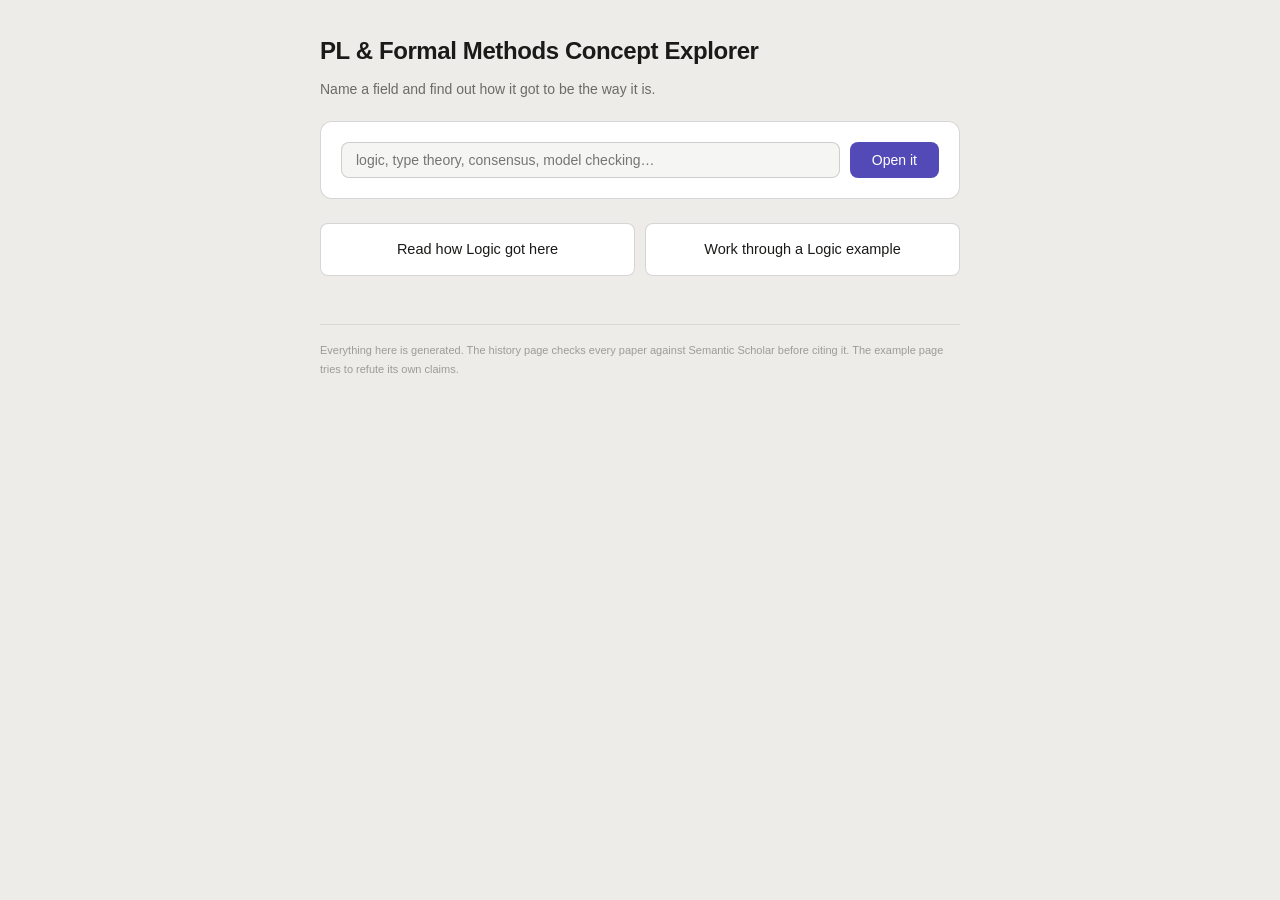
<file: lineage.html>
<!DOCTYPE html>
<html lang="en">
<head>
<meta charset="utf-8">
<meta http-equiv="refresh" content="0; url=index.html">
<title>Moved</title>
</head>
<body><p>This page moved. <a href="index.html">Carry on here</a>.</p></body>
</html>
</file>
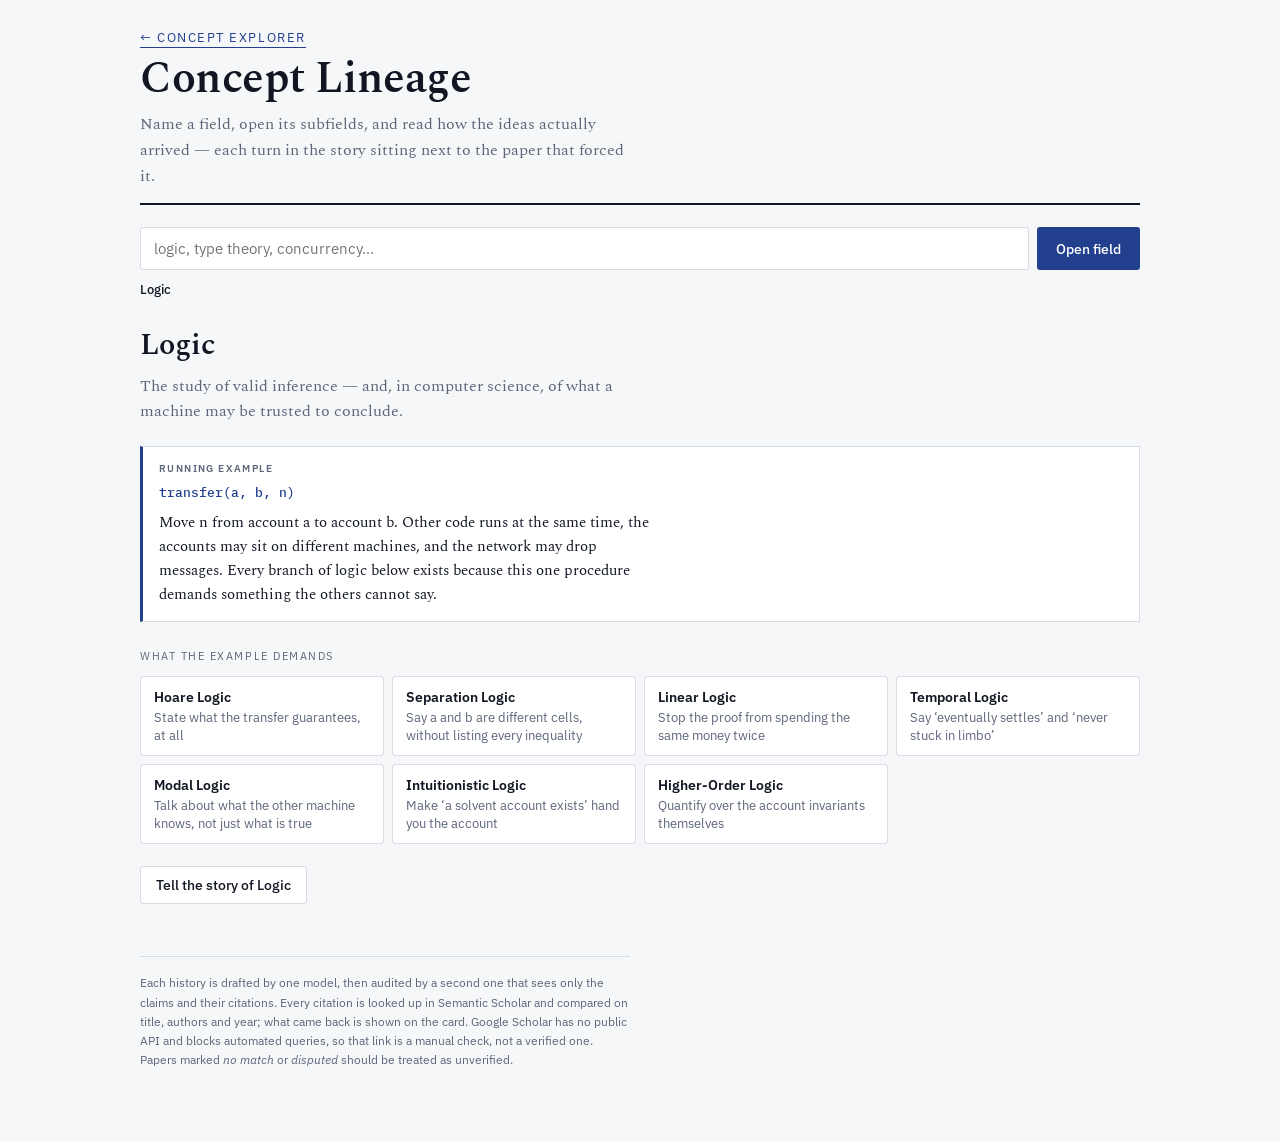
<file: lineage_1.html>
<!DOCTYPE html>
<html lang="en">
<head>
<meta charset="utf-8">
<meta name="viewport" content="width=device-width,initial-scale=1,viewport-fit=cover">
<title>Concept Lineage</title>
<link rel="stylesheet" href="https://fonts.googleapis.com/css2?family=Spectral:ital,wght@0,300;0,400;0,600;1,400&family=IBM+Plex+Mono:wght@400;500&family=IBM+Plex+Sans:wght@400;500;600&display=swap">
<style>
/* Layout: a chronological spine down the left; each beat pairs one line of narrative with the paper that forced it. */
:root{
  --bg:#f6f7f9;
  --surface:#ffffff;
  --surface-2:#eef1f6;
  --fg:#111622;
  --muted:#5c6679;
  --rule:#d6dbe4;
  --accent:#23408e;
  --accent-soft:#e4e9f7;
  --ok:#2f6b4f;
  --warn:#8a5d1b;
  --bad:#9b2f2f;
  --font-display:'Spectral',Georgia,'Times New Roman',serif;
  --font-body:'Spectral',Georgia,'Times New Roman',serif;
  --font-ui:'IBM Plex Sans',system-ui,-apple-system,sans-serif;
  --font-mono:'IBM Plex Mono',ui-monospace,SFMono-Regular,Menlo,monospace;
}
@media (prefers-color-scheme:dark){
  :root:not([data-theme="light"]){
    --bg:#0c0f16;
    --surface:#141924;
    --surface-2:#1b2130;
    --fg:#e9edf5;
    --muted:#98a2b8;
    --rule:#262d3d;
    --accent:#8aa4ff;
    --accent-soft:#1c2440;
    --ok:#6fcf9b;
    --warn:#e0b060;
    --bad:#f08b8b;
    color-scheme:dark;
  }
}
:root[data-theme="dark"]{
  --bg:#0c0f16;
  --surface:#141924;
  --surface-2:#1b2130;
  --fg:#e9edf5;
  --muted:#98a2b8;
  --rule:#262d3d;
  --accent:#8aa4ff;
  --accent-soft:#1c2440;
  --ok:#6fcf9b;
  --warn:#e0b060;
  --bad:#f08b8b;
  color-scheme:dark;
}

body{background:var(--bg);color:var(--fg);font-family:var(--font-body);line-height:1.6}
*{box-sizing:border-box}
.wrap{max-width:1040px;margin:0 auto;padding-inline:20px;padding-block:28px 72px}

/* ---- masthead ---- */
.masthead{border-bottom:2px solid var(--fg);padding-bottom:14px;margin-bottom:22px}
.eyebrow{font-family:var(--font-ui);font-size:11px;letter-spacing:.14em;text-transform:uppercase;color:var(--muted);margin:0 0 6px}
h1{font-family:var(--font-display);font-weight:600;font-size:clamp(30px,5vw,44px);line-height:1.08;margin:0;text-wrap:balance;letter-spacing:-.01em}
.standfirst{font-size:16px;color:var(--muted);margin:10px 0 0;max-width:62ch}

/* ---- search ---- */
.seek{display:flex;gap:8px;margin:22px 0 10px;flex-wrap:wrap}
.seek input{flex:1 1 240px;min-width:0;font-family:var(--font-ui);font-size:15px;padding:11px 13px;border:1px solid var(--rule);border-radius:3px;background:var(--surface);color:var(--fg)}
.seek input:focus-visible{outline:2px solid var(--accent);outline-offset:1px;border-color:var(--accent)}
button{font-family:var(--font-ui);font-size:14px;cursor:pointer;border-radius:3px;border:1px solid transparent}
.seek button{padding:11px 18px;background:var(--accent);color:#fff;font-weight:500}
.seek button:disabled{opacity:.5;cursor:default}
.seek button:focus-visible{outline:2px solid var(--fg);outline-offset:2px}

/* ---- breadcrumb ---- */
.crumbs{font-family:var(--font-ui);font-size:13px;color:var(--muted);margin:0 0 20px;display:flex;flex-wrap:wrap;align-items:center;gap:6px}
.crumbs button{background:none;color:var(--accent);padding:2px 0;font-size:13px;text-decoration:underline;text-underline-offset:2px}
.crumbs span.sep{opacity:.5}
.crumbs .here{color:var(--fg);font-weight:500}

/* ---- node head ---- */
.node-head{margin-bottom:8px}
.node-head h2{font-family:var(--font-display);font-size:clamp(22px,3.4vw,30px);font-weight:600;margin:0;text-wrap:balance}
.node-head p{color:var(--muted);margin:6px 0 0;max-width:62ch;font-size:15.5px}

/* ---- children chips ---- */
.sub-label{font-family:var(--font-ui);font-size:11px;letter-spacing:.14em;text-transform:uppercase;color:var(--muted);margin:26px 0 10px}
.chips{display:grid;grid-template-columns:repeat(auto-fill,minmax(228px,1fr));gap:8px;margin:0 0 6px;padding:0;list-style:none}
.chip{width:100%;text-align:left;background:var(--surface);border:1px solid var(--rule);padding:11px 13px;display:block;transition:border-color .12s,background .12s}
.chip:hover{border-color:var(--accent);background:var(--surface-2)}
.chip:focus-visible{outline:2px solid var(--accent);outline-offset:1px}
.chip b{display:block;font-family:var(--font-ui);font-weight:600;font-size:14px;color:var(--fg);margin-bottom:2px}
.chip i{display:block;font-style:normal;font-size:12.5px;color:var(--muted);line-height:1.45;font-family:var(--font-ui)}

/* ---- actions ---- */
.actions{display:flex;gap:8px;flex-wrap:wrap;margin:22px 0 0}
.ghost{background:var(--surface);border:1px solid var(--rule);color:var(--fg);padding:9px 15px;font-weight:500}
.ghost:hover{border-color:var(--accent);color:var(--accent)}
.ghost:focus-visible{outline:2px solid var(--accent);outline-offset:1px}

/* ---- story ---- */
.story{margin-top:34px}
.opening{font-size:17.5px;line-height:1.62;max-width:64ch;margin:0 0 6px;border-left:3px solid var(--accent);padding-left:16px}
.spine{list-style:none;margin:28px 0 0;padding:0;border-left:1px solid var(--rule);position:relative}
.beat{display:grid;grid-template-columns:1fr minmax(0,286px);gap:18px 26px;padding:0 0 30px 24px;position:relative}
.beat::before{content:"";position:absolute;left:-4.5px;top:9px;width:8px;height:8px;border-radius:50%;background:var(--accent);border:2px solid var(--bg)}
.beat-text{min-width:0}
.yr{font-family:var(--font-mono);font-size:12px;color:var(--accent);font-variant-numeric:tabular-nums;letter-spacing:.02em}
.move{font-family:var(--font-ui);font-weight:600;font-size:15px;margin:3px 0 5px;line-height:1.35}
.beat-text p{margin:0;font-size:15.5px;line-height:1.62;max-width:56ch}

/* citation card */
.cite{background:var(--surface);border:1px solid var(--rule);border-top:2px solid var(--accent);padding:12px 13px;min-width:0;align-self:start}
.cite .ct{font-family:var(--font-ui);font-size:13px;font-weight:600;line-height:1.4;margin:0 0 5px;overflow-wrap:break-word}
.cite .ca{font-size:12.5px;color:var(--muted);margin:0 0 3px;line-height:1.45;overflow-wrap:break-word}
.cite .cv{font-family:var(--font-mono);font-size:11.5px;color:var(--muted);margin:0 0 9px;overflow-wrap:break-word}
.cite .links{display:flex;gap:10px;flex-wrap:wrap}
.cite a{font-family:var(--font-ui);font-size:12.5px;color:var(--accent);text-decoration:none;border-bottom:1px solid var(--accent);padding-bottom:1px}
.cite a:hover{opacity:.75}
.cite a:focus-visible{outline:2px solid var(--accent);outline-offset:2px}

/* cross-check verdicts */
.cite.doubtful{border-top-color:var(--warn)}
.cite.wrong{border-top-color:var(--bad)}
.verdict{margin:10px 0 0;padding-top:9px;border-top:1px solid var(--rule);font-family:var(--font-ui);font-size:12px;line-height:1.5}
.vtag{display:inline-block;font-weight:600;letter-spacing:.05em;text-transform:uppercase;font-size:10px;margin-bottom:3px}
.vtag.ok{color:var(--ok)}
.vtag.doubt{color:var(--warn)}
.vtag.bad{color:var(--bad)}
.verdict .vnote{display:block;color:var(--muted);overflow-wrap:break-word}
.checked{font-family:var(--font-ui);font-size:12px;color:var(--muted);margin:14px 0 0;padding:9px 12px;background:var(--surface-2);border-left:2px solid var(--rule);max-width:64ch}

.closing{margin:4px 0 0 24px;padding:14px 16px;background:var(--accent-soft);border-left:3px solid var(--accent);max-width:64ch;font-size:15.5px}
.closing b{font-family:var(--font-ui);font-size:11px;letter-spacing:.14em;text-transform:uppercase;display:block;margin-bottom:5px;color:var(--muted);font-weight:600}

/* ---- status ---- */
.status{font-family:var(--font-ui);font-size:13.5px;color:var(--muted);padding:14px 0;display:flex;align-items:center;gap:9px}
.dot{width:7px;height:7px;border-radius:50%;background:var(--accent);animation:pulse 1.1s ease-in-out infinite}
@keyframes pulse{0%,100%{opacity:.25}50%{opacity:1}}
@media (prefers-reduced-motion:reduce){.dot{animation:none;opacity:.7}}
.err{font-family:var(--font-ui);font-size:13.5px;color:var(--fg);background:var(--surface-2);border-left:3px solid var(--accent);padding:12px 14px;margin:14px 0}


/* running example */
.example{background:var(--surface);border:1px solid var(--rule);border-left:3px solid var(--accent);padding:14px 16px;margin:22px 0 4px}
.example h3{font-family:var(--font-mono);font-size:13px;font-weight:500;margin:0 0 7px;color:var(--accent);letter-spacing:0}
.example p{margin:0;font-size:15px;line-height:1.6;max-width:62ch}
.example .tag{font-family:var(--font-ui);font-size:10px;letter-spacing:.14em;text-transform:uppercase;color:var(--muted);display:block;margin-bottom:6px;font-weight:600}
.backlink{font-family:var(--font-ui);font-size:13px;color:var(--accent);text-decoration:none;border-bottom:1px solid var(--accent);padding-bottom:1px}
.backlink:hover{opacity:.75}
footer{margin-top:52px;border-top:1px solid var(--rule);padding-top:16px;font-family:var(--font-ui);font-size:12px;color:var(--muted);line-height:1.6;max-width:70ch}

@media (max-width:720px){
  .beat{grid-template-columns:1fr;gap:12px}
  .cite{margin-left:0}
}
</style>
<style>body{margin:0}img{max-width:100%}[hidden]{display:none!important}</style>
</head>
<body>
<div class="wrap">
  <header class="masthead">
    <p class="eyebrow"><a class="backlink" href="./index.html">← Concept Explorer</a></p>
    <h1>Concept Lineage</h1>
    <p class="standfirst">Name a field, open its subfields, and read how the ideas actually arrived &mdash; each turn in the story sitting next to the paper that forced it.</p>
  </header>

  <form class="seek" id="seekForm">
    <input id="q" type="text" placeholder="logic, type theory, concurrency&hellip;" aria-label="Name a field" autocomplete="off">
    <button type="submit" id="go">Open field</button>
  </form>

  <nav class="crumbs" id="crumbs" aria-label="Trail"></nav>

  <div class="node-head">
    <h2 id="nodeName">Logic</h2>
    <p id="nodeBlurb">The study of valid inference &mdash; and, in computer science, of what a machine may be trusted to conclude.</p>
  </div>

  <section class="example" id="exampleBlock" hidden>
    <span class="tag">Running example</span>
    <h3 id="exTitle"></h3>
    <p id="exText"></p>
  </section>

  <div id="childBlock">
    <p class="sub-label" id="subLabel">Subfields</p>
    <ul class="chips" id="chips"></ul>
  </div>

  <div class="actions" id="actions">
    <button class="ghost" id="tellStory">Tell the story of this field</button>
  </div>

  <div id="status"></div>
  <div class="story" id="story"></div>

  <footer>
    Each history is drafted by one model, then audited by a second one that sees only the claims and
    their citations. Every citation is looked up in Semantic Scholar and compared on title, authors
    and year; what came back is shown on the card. Google Scholar has no public API and blocks
    automated queries, so that link is a manual check, not a verified one. Papers marked
    <em>no match</em> or <em>disputed</em> should be treated as unverified.
  </footer>
</div>

<script>
(function(){
  "use strict";

  var SEED = {
    "logic": {
      blurb: "The study of valid inference — and, in computer science, of what a machine may be trusted to conclude.",
      example: {
        title: "transfer(a, b, n)",
        text: "Move n from account a to account b. Other code runs at the same time, the accounts may sit on different machines, and the network may drop messages. Every branch of logic below exists because this one procedure demands something the others cannot say."
      },
      children: [
        {name:"Hoare Logic", demand:"State what the transfer guarantees, at all"},
        {name:"Separation Logic", demand:"Say a and b are different cells, without listing every inequality"},
        {name:"Linear Logic", demand:"Stop the proof from spending the same money twice"},
        {name:"Temporal Logic", demand:"Say ‘eventually settles’ and ‘never stuck in limbo’"},
        {name:"Modal Logic", demand:"Talk about what the other machine knows, not just what is true"},
        {name:"Intuitionistic Logic", demand:"Make ‘a solvent account exists’ hand you the account"},
        {name:"Higher-Order Logic", demand:"Quantify over the account invariants themselves"}
      ]
    },
    "type theory": {
      blurb: "Types as propositions, programs as proofs — and the long argument about how much a type should say.",
      example: {
        title: "firstLine(path)",
        text: "Open a file, read its first line, close it. The file may be empty, the caller may be holding other resources, and half the codebase around it is untyped. Each branch below widens what the type is allowed to promise."
      },
      children: [
        {name:"Simply Typed Lambda Calculus", demand:"Give the function a type at all, and have it terminate"},
        {name:"Polymorphism", demand:"Work for any line type without rewriting the function"},
        {name:"Dependent Types", demand:"Let the type itself say the file is non-empty"},
        {name:"Substructural Types", demand:"Close the handle exactly once — not zero times, not twice"},
        {name:"Session Types", demand:"Put open → read → close order into the type"},
        {name:"Gradual Typing", demand:"Interoperate with the untyped half without lying"}
      ]
    },
    "concurrency": {
      blurb: "What it means for a program to be correct when more than one thing is happening at once.",
      example: {
        title: "Two threads, one counter",
        text: "Both threads run count++ a thousand times. The answer should be two thousand and is not. Explaining exactly why, and what discipline would have prevented it, is what each of these areas was built to do."
      },
      children: [
        {name:"Memory Models", demand:"Say which reorderings the hardware and compiler may perform"},
        {name:"Linearizability", demand:"Define what ‘the counter is correct’ even means"},
        {name:"Concurrent Separation Logic", demand:"Prove non-interference by tracking who owns the cell"},
        {name:"Process Calculi", demand:"Treat the interaction itself as the thing being described"},
        {name:"Transactional Memory", demand:"Make the increment atomic without hand-placed locks"}
      ]
    },
    "distributed systems": {
      blurb: "Correctness when the parts fail independently and the network refuses to say which.",
      example: {
        title: "Two replicas, one partition",
        text: "The same account is replicated on two machines. The link between them drops, and a withdrawal arrives at each side. Every area below is a different answer to what the system should do next."
      },
      children: [
        {name:"Consensus", demand:"Force both sides to agree on one order before acting"},
        {name:"Consistency Models", demand:"Say precisely what a read is allowed to return"},
        {name:"CRDTs", demand:"Let both sides proceed and still converge afterwards"},
        {name:"Failure Detectors", demand:"Decide whether the other side is dead or just slow"},
        {name:"Byzantine Fault Tolerance", demand:"Survive a replica that reports a balance it knows is false"}
      ]
    },
    "verification": {
      blurb: "Proving a program meets its specification — and arguing about how much of that proof a machine should carry.",
      example: {
        title: "sort(xs) must not lose an element",
        text: "The output should be ordered and a permutation of the input. Checking that on every input is impossible by testing, so each area below is a different bargain between how much you prove and how much you automate."
      },
      children: [
        {name:"Model Checking", demand:"Search every reachable state, for a bounded version"},
        {name:"Abstract Interpretation", demand:"Approximate soundly when the state space will not fit"},
        {name:"SMT Solving", demand:"Discharge the arithmetic obligations automatically"},
        {name:"Proof Assistants", demand:"Carry the permutation argument for unbounded inputs"},
        {name:"Refinement", demand:"Derive the fast implementation from the obvious one"}
      ]
    },
    "automata theory": {
      blurb: "Machines defined by what they can remember, and the languages that fall out.",
      example: {
        title: "Is this bracket sequence balanced?",
        text: "A stream of opening and closing brackets arrives. Deciding whether it is well-formed turns out to be exactly a question about memory, and each machine below is defined by how much memory it is allowed."
      },
      children: [
        {name:"Finite Automata", demand:"Show that no fixed amount of memory suffices"},
        {name:"Pushdown Automata", demand:"Add a stack, and the problem becomes decidable"},
        {name:"Tree Automata", demand:"Recognise the nesting structure rather than the string"},
        {name:"ω-Automata", demand:"Handle a stream that never ends"},
        {name:"Timed Automata", demand:"Require each bracket to close within a deadline"}
      ]
    }
  };

  // One hand-written narrative, so the first screen shows the real thing
  // rather than a spinner. Threaded through the same transfer(a,b,n) example.
  var SEED_STORY = {
    "separation logic": {
      opening: "Hoare's rules let you write down what transfer(a, b, n) is supposed to do. They stop working the moment a and b might be the same account. The rules proceed by substitution, and substitution has to know which name refers to which cell. A heap will not tell you that. What follows is the long effort to reason about the part of memory you touched without first describing every part you did not.",
      beats: [
        {year:1969, move:"Programs get a proof system", text:"Hoare gave programs a calculus: a precondition, a command, a postcondition, with one rule per construct. You could finally state what transfer guarantees and check the claim. The assignment rule worked by substituting into the assertion, which quietly assumed every variable named its own location.", paper:{title:"An Axiomatic Basis for Computer Programming", authors:"C. A. R. Hoare", venue:"Communications of the ACM", year:1969}},
        {year:1972, move:"Pointers break substitution", text:"Burstall tried the same method on programs that follow pointers. It worked, but every specification grew a tail of clauses saying which pointers were not equal. For transfer you write a ≠ b by hand. For a linked structure you write it about everything, and the specification stops being readable.", paper:{title:"Some Provable Inductive Assertions About Programs That Alter Data Structures", authors:"R. M. Burstall", venue:"Machine Intelligence 7", year:1972}},
        {year:2001, move:"Disjointness moves into the connective", text:"Ishtiaq and O'Hearn took the separating conjunction from bunched implications and read it as a claim about the heap. P ∗ Q holds when the heap splits in two, P true of one half and Q of the other. Now a ≠ b is not a side condition you remember to write. It is what the connective means. The frame rule follows: if transfer touches only a and b, the rest of the heap is untouched and never has to be mentioned.", paper:{title:"BI as an Assertion Language for Mutable Data Structures", authors:"Samin Ishtiaq, Peter W. O'Hearn", venue:"POPL", year:2001}},
        {year:2002, move:"The system gets assembled", text:"Reynolds put the pieces together with a worked semantics and a set of examples — list reversal, trees, Schorr-Waite. The proofs stayed roughly the size of the code they described, which had not been true before. This is the paper people date the field from.", paper:{title:"Separation Logic: A Logic for Shared Mutable Data Structures", authors:"John C. Reynolds", venue:"LICS", year:2002}},
        {year:2004, move:"Ownership handles threads", text:"If a thread owns a piece of heap, nothing else can interfere with it. Concurrent reasoning then reduces to bookkeeping about who owns what and when ownership moves. Two threads running transfer on disjoint accounts need no reasoning about each other at all. Brookes supplied the soundness proof the same year.", paper:{title:"Resources, Concurrency and Local Reasoning", authors:"Peter W. O'Hearn", venue:"CONCUR", year:2004}},
        {year:2009, move:"The preconditions infer themselves", text:"Until this point somebody had to write the precondition before any analysis could start, which kept the method among people who already understood the proof. Bi-abduction infers the missing precondition and the leftover frame together. That let it run over code nobody had annotated, which is how it ended up inside Facebook's Infer.", paper:{title:"Compositional Shape Analysis by Means of Bi-Abduction", authors:"Cristiano Calcagno, Dino Distefano, Peter W. O'Hearn, Hongseok Yang", venue:"POPL", year:2009}},
        {year:2015, move:"A dozen logics become one", text:"By 2015 there were many concurrent separation logics, each with its own hard-coded notion of permission or protocol. Iris showed they are instances of one construction: user-defined partial commutative monoids plus invariants, mechanised in Coq. You stop inventing a logic per problem and instantiate the same one.", paper:{title:"Iris: Monoids and Invariants as an Orthogonal Basis for Concurrent Reasoning", authors:"Ralf Jung, David Swasey, Filip Sieczkowski, Kasper Svendsen, Aaron Turon, Lars Birkedal, Derek Dreyer", venue:"POPL", year:2015}},
        {year:2018, move:"A shipping language gets checked", text:"Rust's safety argument has a gap: the standard library's internals use unsafe code the type system cannot justify on its own. RustBelt closed it in Iris, proving the ownership discipline sound including those internals. A production language had its central claim mechanically checked.", paper:{title:"RustBelt: Securing the Foundations of the Rust Programming Language", authors:"Ralf Jung, Jacques-Henri Jourdan, Robbert Krebbers, Derek Dreyer", venue:"POPL", year:2018}}
      ],
      open: "All of this assumes one heap on one machine, where two things are separate because their addresses differ. Replicate that account across machines and the question changes shape. Separateness is no longer about addresses but about which operations commute. What plays the part of the frame rule there is still open."
    }
  };

  // ---------- backend ----------
  // Runs in two places. Inside claude.ai the page asks Claude directly.
  // On GitHub Pages it goes through the Cloudflare Worker.
  var PROXY = 'https://cs-research-proxy.rrangaiyengar.workers.dev';
  var DRAFT_ROUTE = '/gemini';   // '' = Claude, '/gemini', '/groq'
  var AUDIT_ROUTE = '/groq';     // must differ from DRAFT_ROUTE to be a real second opinion
  var S2 = 'https://api.semanticscholar.org/graph/v1/paper/search';

  var sample = null, mode = null;

  async function backend(){
    if (mode) return mode;
    try { sample = (window.claude && window.claude.use) ? await window.claude.use('sample') : null; }
    catch (e) { sample = null; }
    mode = sample ? 'claude' : 'worker';
    return mode;
  }

  function routeName(r){
    if (mode === 'claude') return 'Claude';
    return r === '/gemini' ? 'Gemini' : r === '/groq' ? 'Groq' : 'Claude';
  }

  function parseLoose(raw){
    if (!raw) return null;
    var t = String(raw).trim().replace(/^```(?:json)?/i,'').replace(/```$/,'').trim();
    try { return JSON.parse(t); } catch (e) {}
    var a = t.indexOf('{'), b = t.lastIndexOf('}');
    if (a > -1 && b > a) { try { return JSON.parse(t.slice(a, b+1)); } catch (e2) {} }
    return null;
  }

  async function askJSON(prompt, route, tier, maxTokens){
    var m = await backend();
    if (m === 'claude') return await sample.json(prompt, { modelTier: tier || 'default', cache: true });

    var r = await fetch(PROXY + route, {
      method:'POST',
      headers:{'Content-Type':'application/json'},
      body: JSON.stringify({ max_tokens: maxTokens || 3000, messages:[{role:'user', content:prompt}] })
    });
    var j = await r.json().catch(function(){ return {}; });
    if (!r.ok) { var e = new Error(j.error ? j.error.message : 'HTTP ' + r.status); e.http = r.status; throw e; }
    var raw = route === ''
      ? (j.content && j.content[0] ? j.content[0].text : '')
      : (j.choices && j.choices[0] ? j.choices[0].message.content : '');
    return parseLoose(raw);
  }

  // Shared with every generated prose prompt. The point is to strip the
  // register that gives machine writing away.
  var VOICE =
    'Voice rules, follow them strictly:\n' +
    '- Write the way a researcher explains something to a colleague who knows the area. Plain and direct.\n' +
    '- Vary sentence length. Some sentences should be short.\n' +
    '- Never use: revolutionised, paved the way, landmark, seminal, cornerstone, game-changing, ' +
    'at its core, it is worth noting, fundamentally, crucially, delve, leverage, robust, powerful.\n' +
    '- No asides set off by em-dashes. No "not just X, but Y". No colon-then-reveal sentences.\n' +
    '- No rhetorical questions. No sentence beginning "And yet" or "But here is the thing".\n' +
    '- Do not open consecutive sentences with the same word or construction.\n' +
    '- Prefer concrete nouns and active verbs. Name people and papers rather than "researchers".\n' +
    '- State what failed before. That is the interesting part, not the achievement.\n';

  async function askChildren(field){
    var prompt =
      'You are mapping how a field of computer science divides up, for a PhD student in programming ' +
      'languages and formal methods.\n\nField: "' + field + '"\n\n' +
      'First choose ONE concrete running example: a specific procedure, system or question from this ' +
      'field, small enough to state in two sentences. It must be an example that every subfield below ' +
      'has something to say about.\n\n' +
      'Then list 5 to 9 subfields. For each, give the "demand": the one thing the running example needs ' +
      'that this subfield exists to supply, and that the others cannot express. Under 11 words, written ' +
      'as a task, e.g. "Say a and b are different cells, without listing every inequality".\n\n' +
      'The reader should finish the list understanding why these had to become separate areas.\n\n' +
      VOICE + '\n' +
      'Return JSON only, no prose:\n' +
      '{"blurb":"one sentence under 24 words on what this field studies",' +
      '"example":{"title":"short label for the example","text":"2-3 sentences stating it"},' +
      '"children":[{"name":"Subfield Name","demand":"what the example needs here"}]}';
    return await askJSON(prompt, DRAFT_ROUTE, 'default', 1800);
  }

  async function askStory(field, trail, example){
    var ctx = trail.length > 1 ? ' It sits within ' + trail.slice(0,-1).join(' → ') + '.' : '';
    var ex = example
      ? '\nCarry this running example through the whole narrative, returning to it at each turn so the ' +
        'reader sees what each step made possible that the previous one could not:\n' +
        example.title + ' — ' + example.text + '\n'
      : '';
    var prompt =
      'Write the intellectual history of "' + field + '" in computer science as a sequence of turning points.' +
      ctx + ex + '\n' +
      'Each beat is one specific move somebody made, and the problem that forced it. Say what the ' +
      'previous approach could not do. 6 to 9 beats, earliest first.\n\n' +
      'Cite only papers you are confident exist, with correct authors, venue and year. Prefer canonical ' +
      'ones. A citation you are unsure about is worse than none: a separate model and Semantic Scholar ' +
      'will both check these, and wrong ones will be shown to the reader as wrong.\n\n' +
      VOICE + '\n' +
      'Return JSON only, no prose:\n' +
      '{"opening":"2-3 sentences stating the problem the field began from, in terms of the example",' +
      '"beats":[{"year":1969,"move":"short label under 7 words",' +
      '"text":"2-4 sentences","paper":{"title":"","authors":"","venue":"","year":1969}}],' +
      '"open":"1-2 sentences on what is still unresolved"}';
    return await askJSON(prompt, DRAFT_ROUTE, 'complex', 4000);
  }

  // Second model. Sees the claims and citations, not the reasoning that produced them.
  async function askAudit(field, beats){
    var items = beats.map(function(b,i){
      var p = b.paper || {};
      return { i:i, title:p.title, authors:p.authors, venue:p.venue, year:p.year, claim:b.text };
    });
    var prompt =
      'Another model drafted a history of "' + field + '" and attached a citation to each claim. ' +
      'Audit the citations. You are the check on its mistakes, so be sceptical. Confirming a paper ' +
      'that does not exist is the worst outcome here.\n\n' +
      'For each entry decide:\n' +
      '"confirmed" — the paper exists, authors, venue and year are right, and it supports the claim.\n' +
      '"doubtful" — real paper, but a detail is off or it does not really support the claim.\n' +
      '"wrong" — you do not believe this paper exists, or it is badly misattributed.\n\n' +
      'Prefer "doubtful" to guessing. Each note under 22 words, saying what specifically is off.\n\n' +
      'Entries:\n' + JSON.stringify(items) + '\n\n' +
      'Return JSON only, no prose:\n{"verdicts":[{"i":0,"status":"confirmed","note":""}]}';
    return await askJSON(prompt, AUDIT_ROUTE, 'default', 2500);
  }

  // ---------- Semantic Scholar ----------
  function norm(s){
    return String(s||'').toLowerCase().replace(/[^a-z0-9 ]+/g,' ').replace(/\s+/g,' ').trim();
  }
  function titleClose(a,b){
    a = norm(a); b = norm(b);
    if (!a || !b) return 0;
    if (a === b) return 1;
    var aw = a.split(' '), bw = new Set(b.split(' '));
    var hit = aw.filter(function(w){ return w.length > 3 && bw.has(w); }).length;
    var denom = aw.filter(function(w){ return w.length > 3; }).length || 1;
    return hit / denom;
  }
  function surnames(s){
    return String(s||'').split(/,| and /).map(function(n){
      var parts = n.trim().split(/\s+/);
      return norm(parts[parts.length-1]);
    }).filter(Boolean);
  }

  async function checkS2(paper){
    if (!paper || !paper.title) return { status:'unchecked' };
    var url = S2 + '?limit=3&fields=title,year,venue,authors,citationCount,externalIds,url&query=' +
              encodeURIComponent(paper.title);
    var r;
    try { r = await fetch(url, { headers:{ 'Accept':'application/json' } }); }
    catch (e) { return { status:'unavailable' }; }          // CSP-blocked inside an artifact
    if (r.status === 429) return { status:'ratelimited' };
    if (!r.ok) return { status:'unavailable' };

    var j = await r.json().catch(function(){ return null; });
    if (!j || !j.data || !j.data.length) return { status:'absent' };

    var best = null, bestScore = 0;
    j.data.forEach(function(c){
      var sc = titleClose(paper.title, c.title);
      if (sc > bestScore) { bestScore = sc; best = c; }
    });
    if (!best || bestScore < 0.6) return { status:'absent' };

    var notes = [];
    if (paper.year && best.year && Math.abs(+paper.year - +best.year) > 1)
      notes.push('year given as ' + paper.year + ', Semantic Scholar has ' + best.year);

    var claimed = surnames(paper.authors);
    var actual = (best.authors||[]).map(function(a){ return norm(a.name).split(' ').pop(); });
    if (claimed.length && actual.length){
      var overlap = claimed.filter(function(s){ return actual.indexOf(s) > -1; }).length;
      if (!overlap) notes.push('none of the named authors match the record');
    }

    return {
      status: notes.length ? 'mismatch' : 'found',
      note: notes.join('; '),
      title: best.title,
      year: best.year,
      venue: best.venue,
      citations: best.citationCount,
      url: best.url || (best.externalIds && best.externalIds.DOI
            ? 'https://doi.org/' + best.externalIds.DOI : null)
    };
  }

  function sleep(ms){ return new Promise(function(r){ setTimeout(r, ms); }); }

  async function checkAllS2(beats, onProgress){
    var out = [];
    for (var i = 0; i < beats.length; i++){
      out.push(await checkS2(beats[i].paper));
      if (onProgress) onProgress(i + 1, beats.length);
      if (out[i].status === 'unavailable') {            // blocked outright; stop hammering
        while (out.length < beats.length) out.push({ status:'unavailable' });
        break;
      }
      if (i < beats.length - 1) await sleep(360);       // stay under the public rate limit
    }
    return out;
  }

  // ---------- state ----------
  var state = { trail: [], children: {}, examples: {}, stories: {} };

  var el = {};
  ['crumbs','nodeName','nodeBlurb','exampleBlock','exTitle','exText','chips','childBlock',
   'subLabel','story','status','actions','tellStory','seekForm','q'].forEach(function(id){
    el[id] = document.getElementById(id);
  });

  function key(s){ return String(s||'').trim().toLowerCase(); }
  function esc(s){
    return String(s==null?'':s).replace(/&/g,'&amp;').replace(/</g,'&lt;')
      .replace(/>/g,'&gt;').replace(/"/g,'&quot;').replace(/'/g,'&#39;');
  }
  function current(){ return state.trail[state.trail.length-1]; }
  function setStatus(m){
    el.status.innerHTML = m ? '<div class="status"><span class="dot"></span><span>'+esc(m)+'</span></div>' : '';
  }
  function setError(m){ el.status.innerHTML = '<div class="err">'+esc(m)+'</div>'; }

  // ---------- render ----------
  function renderCrumbs(){
    el.crumbs.innerHTML = state.trail.map(function(nm,i){
      var sep = i ? '<span class="sep">→</span>' : '';
      return sep + (i === state.trail.length-1
        ? '<span class="here">'+esc(nm)+'</span>'
        : '<button type="button" data-i="'+i+'">'+esc(nm)+'</button>');
    }).join('');
  }

  function renderExample(ex){
    if (!ex || !ex.text){ el.exampleBlock.hidden = true; return; }
    el.exampleBlock.hidden = false;
    el.exTitle.textContent = ex.title || 'Running example';
    el.exText.textContent = ex.text;
  }

  function renderChildren(kids){
    if (!kids || !kids.length){ el.childBlock.hidden = true; return; }
    el.childBlock.hidden = false;
    el.subLabel.textContent = 'What the example demands';
    el.chips.innerHTML = kids.map(function(c){
      var why = c.demand || c.blurb || '';
      return '<li><button type="button" class="chip" data-name="'+esc(c.name)+'">'+
             '<b>'+esc(c.name)+'</b>'+(why?'<i>'+esc(why)+'</i>':'')+'</button></li>';
    }).join('');
  }

  function verdictMarkup(v){
    if (!v) return '';
    var s2 = v.s2, au = v.audit, rows = '';

    if (s2){
      if (s2.status === 'found'){
        rows += '<span class="vtag ok">Semantic Scholar · found</span>'+
                '<span class="vnote">'+esc(s2.title)+
                (s2.citations != null ? ' · '+Number(s2.citations).toLocaleString()+' citations' : '')+'</span>';
      } else if (s2.status === 'mismatch'){
        rows += '<span class="vtag doubt">Semantic Scholar · detail off</span>'+
                '<span class="vnote">'+esc(s2.note)+'</span>';
      } else if (s2.status === 'absent'){
        rows += '<span class="vtag bad">Semantic Scholar · no match</span>'+
                '<span class="vnote">Nothing with this title came back. Treat as unverified.</span>';
      } else if (s2.status === 'ratelimited'){
        rows += '<span class="vtag doubt">Semantic Scholar · rate limited</span>';
      } else if (s2.status === 'unavailable'){
        rows += '<span class="vtag doubt">Semantic Scholar · not reachable here</span>';
      }
    }

    if (au && au.status){
      var cls = au.status === 'confirmed' ? 'ok' : au.status === 'wrong' ? 'bad' : 'doubt';
      var label = au.status === 'confirmed' ? 'supports the claim'
                : au.status === 'wrong' ? 'disputed' : 'doubtful';
      rows += '<span class="vtag '+cls+'" style="margin-top:6px">'+esc(au.by||'Cross-check')+' · '+label+'</span>';
      if (au.note) rows += '<span class="vnote">'+esc(au.note)+'</span>';
    }

    return rows ? '<div class="verdict">'+rows+'</div>' : '';
  }

  function cardClass(v){
    if (!v) return '';
    if ((v.s2 && v.s2.status === 'absent') || (v.audit && v.audit.status === 'wrong')) return ' wrong';
    if ((v.s2 && v.s2.status === 'mismatch') || (v.audit && v.audit.status === 'doubtful')) return ' doubtful';
    return '';
  }

  function renderStory(st, verdicts, checkedLine){
    if (!st){ el.story.innerHTML=''; return; }
    var html = '';
    if (st.opening) html += '<p class="opening">'+esc(st.opening)+'</p>';
    var beats = st.beats || [];
    if (beats.length){
      html += '<ol class="spine">';
      beats.forEach(function(b,i){
        var p = b.paper || {}, v = verdicts ? verdicts[i] : null;
        var qs = encodeURIComponent(p.title||'');
        var s2url = (v && v.s2 && v.s2.url) ? v.s2.url
                  : 'https://www.semanticscholar.org/search?q='+qs;
        html += '<li class="beat"><div class="beat-text">'+
          (b.year?'<div class="yr">'+esc(b.year)+'</div>':'')+
          (b.move?'<div class="move">'+esc(b.move)+'</div>':'')+
          '<p>'+esc(b.text)+'</p></div>'+
          (p.title
            ? '<aside class="cite'+cardClass(v)+'">'+
                '<p class="ct">'+esc(p.title)+'</p>'+
                (p.authors?'<p class="ca">'+esc(p.authors)+'</p>':'')+
                '<p class="cv">'+esc([p.venue,p.year].filter(Boolean).join(' · '))+'</p>'+
                '<div class="links">'+
                  '<a href="'+esc(s2url)+'" target="_blank" rel="noopener">Semantic Scholar</a>'+
                  '<a href="https://scholar.google.com/scholar?q='+qs+'" target="_blank" rel="noopener">Google Scholar</a>'+
                '</div>'+
                verdictMarkup(v)+
              '</aside>'
            : '<aside></aside>')+
          '</li>';
      });
      html += '</ol>';
    }
    if (st.open) html += '<div class="closing"><b>Still open</b>'+esc(st.open)+'</div>';
    if (checkedLine) html += '<p class="checked">'+esc(checkedLine)+'</p>';
    el.story.innerHTML = html;
  }

  // ---------- navigation ----------
  function friendly(e, what){
    var c = e && e.code;
    if (c === 'not_granted') return 'Claude access was declined, so only the hand-written fields are available.';
    if (c === 'rate_limited' || (e && e.http === 429)) return 'Rate limited. Give it a minute and try again.';
    if (c === 'cancelled') return 'Cancelled.';
    return 'Could not ' + what + '. ' + (e && e.message ? e.message : 'Try again.');
  }

  async function go(name, resetTo){
    var k = key(name);
    if (!k) return;

    if (typeof resetTo === 'number') state.trail = state.trail.slice(0, resetTo+1);
    else if (!(state.trail.length && key(current()) === k)) state.trail.push(name);
    if (!state.trail.length) state.trail = [name];

    var label = current(), seed = SEED[k];
    el.nodeName.textContent = label;
    el.nodeBlurb.textContent = seed && seed.blurb ? seed.blurb : '';
    el.nodeBlurb.hidden = !el.nodeBlurb.textContent;
    renderCrumbs();
    el.story.innerHTML = '';
    el.tellStory.textContent = 'Tell the story of ' + label;
    el.actions.hidden = false;

    var ex = state.examples[k] || (seed && seed.example) || null;
    // a subfield inherits the example of the field above it
    if (!ex && state.trail.length > 1) ex = state.examples[key(state.trail[state.trail.length-2])] || null;
    state.examples[k] = ex;
    renderExample(ex);

    if (state.children[k]) { renderChildren(state.children[k]); setStatus(''); }
    else if (seed) { state.children[k] = seed.children; renderChildren(seed.children); setStatus(''); }
    else {
      el.childBlock.hidden = true;
      setStatus('Working out how ' + label + ' divides up…');
      try {
        var res = await askChildren(label);
        if (res && res.children && res.children.length){
          state.children[k] = res.children;
          if (res.example){ state.examples[k] = res.example; renderExample(res.example); }
          if (res.blurb && !el.nodeBlurb.textContent){
            el.nodeBlurb.textContent = res.blurb; el.nodeBlurb.hidden = false;
          }
          renderChildren(res.children);
          setStatus('');
        } else {
          setError('Nothing came back for that. Try a broader name, or one of the fields listed above.');
        }
      } catch (e) { setError(friendly(e, 'map that field')); }
    }

    if (SEED_STORY[k]) {
      state.stories[k] = { story: SEED_STORY[k], verdicts: null, line: null };
      renderStory(SEED_STORY[k], null, null);
    }
  }

  async function tellStory(){
    var label = current(); if (!label) return;
    var k = key(label), cached = state.stories[k];
    if (cached){ renderStory(cached.story, cached.verdicts, cached.line); return; }

    el.tellStory.disabled = true;
    try {
      await backend();
      var drafter = routeName(DRAFT_ROUTE), auditor = routeName(AUDIT_ROUTE);

      setStatus(drafter + ' is drafting the history of ' + label + '…');
      var st = await askStory(label, state.trail, state.examples[k]);
      if (!st || !st.beats || !st.beats.length){
        setError('No usable history came back for ' + label + '. Try a more specific subfield.');
        return;
      }

      // show the draft immediately, then fill verdicts in as they land
      renderStory(st, null, null);

      var verdicts = st.beats.map(function(){ return {}; });

      setStatus('Checking ' + st.beats.length + ' citations against Semantic Scholar…');
      var s2 = await checkAllS2(st.beats, function(done, total){
        setStatus('Checking citations against Semantic Scholar… ' + done + ' of ' + total);
      });
      s2.forEach(function(r,i){ verdicts[i].s2 = r; });
      renderStory(st, verdicts, null);

      var auditName = (mode === 'claude') ? 'Second pass' : auditor;
      setStatus(auditName + ' is auditing whether each paper supports its claim…');
      try {
        var au = await askAudit(label, st.beats);
        if (au && au.verdicts){
          au.verdicts.forEach(function(v){
            if (verdicts[v.i]) verdicts[v.i].audit = { status:v.status, note:v.note, by:auditName };
          });
        }
      } catch (e) { /* audit is best-effort; the S2 result still stands */ }

      var reachable = s2.some(function(r){ return r.status !== 'unavailable'; });
      var line = 'Drafted by ' + drafter + ', audited by ' + auditName +
        (reachable ? ', citations checked against Semantic Scholar.'
                   : '. Semantic Scholar could not be reached from this page, so citation existence is unverified here.') +
        ' Google Scholar has no API and blocks automated queries, so that link is for you to check by hand.';

      state.stories[k] = { story: st, verdicts: verdicts, line: line };
      renderStory(st, verdicts, line);
      setStatus('');
    } catch (e) {
      setError(friendly(e, 'trace that history'));
    } finally {
      el.tellStory.disabled = false;
    }
  }

  // ---------- events ----------
  el.chips.addEventListener('click', function(ev){
    var b = ev.target.closest('.chip'); if (b) go(b.getAttribute('data-name'));
  });
  el.crumbs.addEventListener('click', function(ev){
    var b = ev.target.closest('button[data-i]');
    if (b) go(state.trail[+b.getAttribute('data-i')], +b.getAttribute('data-i'));
  });
  el.tellStory.addEventListener('click', tellStory);
  el.seekForm.addEventListener('submit', function(ev){
    ev.preventDefault();
    var v = el.q.value.trim(); if (!v) return;
    state.trail = []; go(v); el.q.value = '';
  });

  // ---------- first frame ----------
  if (window.claude && window.claude.use){
    var eb = document.querySelector('.eyebrow');
    if (eb) eb.textContent = 'PL \u00b7 Formal Methods \u00b7 Systems';
  }

  state.trail = ['Logic'];
  state.examples['logic'] = SEED['logic'].example;
  renderCrumbs();
  renderExample(SEED['logic'].example);
  renderChildren(SEED['logic'].children);
  el.tellStory.textContent = 'Tell the story of Logic';

})();
</script>
</body>
</html>
</file>
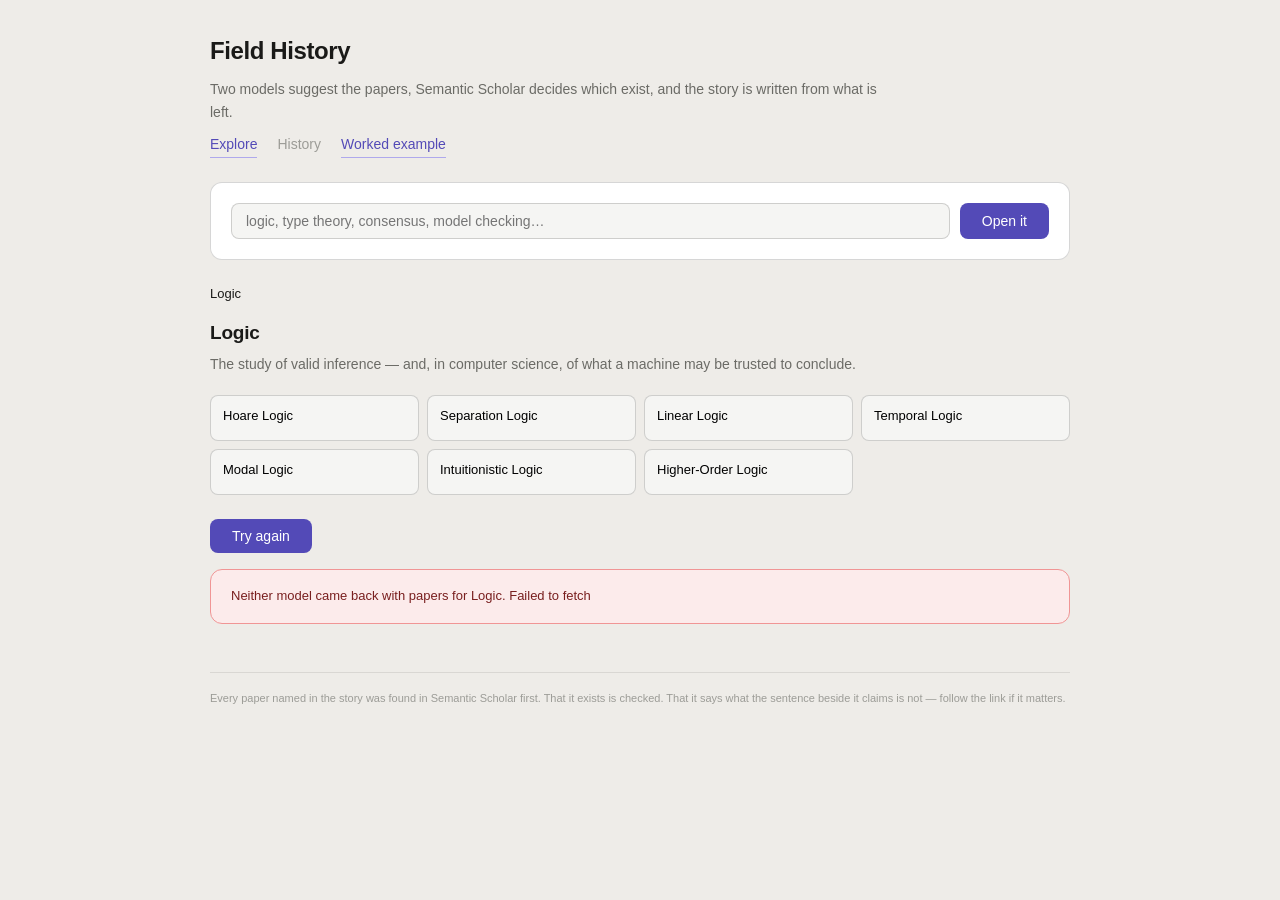
<file: story.html>
<!DOCTYPE html>
<html lang="en">
<head>
<meta charset="utf-8">
<meta http-equiv="refresh" content="0; url=history.html">
<title>Moved</title>
</head>
<body><p>This page moved. <a href="history.html">Carry on here</a>.</p></body>
</html>
</file>
<file: lineage.css>
*, *::before, *::after { box-sizing: border-box; margin: 0; padding: 0; }

:root {
  --bg-primary: #ffffff;
  --bg-secondary: #f5f5f3;
  --bg-tertiary: #eeece8;
  --text-primary: #1a1a18;
  --text-secondary: #6b6b66;
  --text-tertiary: #9c9c97;
  --border-light: rgba(0,0,0,0.09);
  --border-mid: rgba(0,0,0,0.16);
  --radius-md: 8px;
  --radius-lg: 12px;
  --accent: #534AB7;
  --accent-bg: #EEEDFE;
  --accent-border: #AFA9EC;
  --accent-text: #3C3489;
  --ok: #085041;
  --ok-bg: #E1F5EE;
  --ok-border: #5DCAA5;
  --warn: #633806;
  --warn-bg: #FAEEDA;
  --warn-border: #EF9F27;
  --bad: #791F1F;
  --bad-bg: #FCEBEB;
  --bad-border: #F09595;
  --mono: ui-monospace, SFMono-Regular, Menlo, Consolas, monospace;
}

@media (prefers-color-scheme: dark) {
  :root:not([data-theme="light"]) {
    --bg-primary: #1c1c1a; --bg-secondary: #252523; --bg-tertiary: #2e2e2b;
    --text-primary: #f0ede8; --text-secondary: #9c9c97; --text-tertiary: #6b6b66;
    --border-light: rgba(255,255,255,0.07); --border-mid: rgba(255,255,255,0.13);
    --accent: #8b84d7; --accent-bg: #26215C; --accent-border: #534AB7; --accent-text: #AFA9EC;
    --ok: #7FD9BB; --ok-bg: #123B33; --ok-border: #2F7D66;
    --warn: #E8B868; --warn-bg: #3A2C12; --warn-border: #8A6420;
    --bad: #F0A3A3; --bad-bg: #3A1A1A; --bad-border: #8A3A3A;
    color-scheme: dark;
  }
}
:root[data-theme="dark"] {
  --bg-primary: #1c1c1a; --bg-secondary: #252523; --bg-tertiary: #2e2e2b;
  --text-primary: #f0ede8; --text-secondary: #9c9c97; --text-tertiary: #6b6b66;
  --border-light: rgba(255,255,255,0.07); --border-mid: rgba(255,255,255,0.13);
  --accent: #8b84d7; --accent-bg: #26215C; --accent-border: #534AB7; --accent-text: #AFA9EC;
  --ok: #7FD9BB; --ok-bg: #123B33; --ok-border: #2F7D66;
  --warn: #E8B868; --warn-bg: #3A2C12; --warn-border: #8A6420;
  --bad: #F0A3A3; --bad-bg: #3A1A1A; --bad-border: #8A3A3A;
  color-scheme: dark;
}

body {
  font-family: -apple-system, BlinkMacSystemFont, 'Segoe UI', sans-serif;
  background: var(--bg-tertiary); color: var(--text-primary);
  min-height: 100vh; padding: 2rem 1rem; line-height: 1.6;
}
.wrap { max-width: 860px; margin: 0 auto; }

/* ---- header ---- */
.masthead { margin-bottom: 1.5rem; }
.masthead h1 { font-size: 24px; font-weight: 600; letter-spacing: -0.4px; margin-bottom: 8px; }
.masthead p { font-size: 14px; color: var(--text-secondary); max-width: 680px; }
.page-nav { display: flex; gap: 20px; flex-wrap: wrap; margin-top: 10px; font-size: 14px; }
.page-nav a {
  color: var(--accent); text-decoration: none;
  border-bottom: 0.5px solid var(--accent-border); padding-bottom: 1px;
}
.page-nav a:hover { border-bottom-color: var(--accent); }
.page-nav a.here { color: var(--text-tertiary); border-bottom-color: transparent; pointer-events: none; }

/* ---- search ---- */
.search-card {
  background: var(--bg-primary); border: 0.5px solid var(--border-mid);
  border-radius: var(--radius-lg); padding: 1.25rem; margin-bottom: 1.5rem;
  display: flex; gap: 10px; flex-wrap: wrap;
}
.search-card input {
  flex: 1; min-width: 200px; font-size: 14px; padding: 9px 14px;
  border: 0.5px solid var(--border-mid); border-radius: var(--radius-md);
  background: var(--bg-secondary); color: var(--text-primary); outline: none;
  transition: border-color .15s;
}
.search-card input:focus { border-color: var(--accent); }
.btn-primary {
  font-size: 14px; padding: 9px 22px; border: none; border-radius: var(--radius-md);
  background: var(--accent); color: #fff; cursor: pointer; font-weight: 500;
  transition: opacity .15s; white-space: nowrap;
}
.btn-primary:hover { opacity: .85; }
.btn-primary:disabled { opacity: .4; cursor: not-allowed; }

/* ---- trail ---- */
.crumbs { font-size: 13px; color: var(--text-secondary); margin-bottom: 14px; display: flex; flex-wrap: wrap; gap: 6px; align-items: center; }
.crumbs button { background: none; border: none; color: var(--accent); cursor: pointer; font-size: 13px; padding: 0; text-decoration: underline; text-underline-offset: 2px; }
.crumbs .sep { opacity: .5; }
.crumbs .here { color: var(--text-primary); font-weight: 500; }

/* ---- current field ---- */
.node-name { font-size: 19px; font-weight: 600; margin: 0; letter-spacing: -0.2px; }
.node-blurb { font-size: 14px; color: var(--text-secondary); margin: 4px 0 0; max-width: 680px; }

/* ---- running example ---- */
.example {
  background: var(--bg-primary); border: 0.5px solid var(--border-mid);
  border-left: 2px solid var(--accent); border-radius: var(--radius-md);
  padding: 1rem 1.25rem; margin: 1.25rem 0 0;
}
.example .tag { font-size: 11px; text-transform: uppercase; letter-spacing: .5px; color: var(--text-secondary); font-weight: 600; display: block; margin-bottom: 6px; }
.example h3 { font-family: var(--mono); font-size: 13px; font-weight: 500; color: var(--accent); margin-bottom: 6px; }
.example p { font-size: 14px; line-height: 1.7; margin: 0; }

/* ---- subfields ---- */
.sub-label { font-size: 12px; color: var(--text-secondary); margin: 1.5rem 0 10px; }
.chips { list-style: none; display: grid; grid-template-columns: repeat(auto-fill, minmax(170px,1fr)); gap: 8px; margin: 1.25rem 0 0; padding: 0; }
.chip {
  width: 100%; text-align: left; cursor: pointer; font: inherit;
  background: var(--bg-secondary); border: 0.5px solid var(--border-mid);
  border-radius: var(--radius-md); padding: 10px 12px; transition: all .15s;
}
.chip:hover { border-color: var(--accent); background: var(--bg-primary); }
.chip b { display: block; font-size: 13px; font-weight: 500; margin-bottom: 3px; }
.chip i { display: block; font-size: 11px; font-style: normal; color: var(--text-secondary); line-height: 1.4; }

/* on the example page the demands carry the content */
.demands .chips { display: block; }
.demands .chip { border: none; border-left: 2px solid var(--border-mid); border-radius: 0; background: none; padding: 8px 0 8px 12px; margin-bottom: 2px; }
.demands .chip:hover { border-left-color: var(--accent); background: var(--bg-primary); }
.demands .chip i { font-size: 12px; }

/* ---- actions ---- */
.actions { display: flex; gap: 10px; flex-wrap: wrap; margin: 1.5rem 0 0; }
.btn-ghost {
  font-size: 14px; padding: 9px 18px; border-radius: var(--radius-md);
  border: 0.5px solid var(--border-mid); background: var(--bg-primary);
  color: var(--text-primary); cursor: pointer; text-decoration: none; display: inline-block;
  transition: all .15s;
}
.btn-ghost:hover { border-color: var(--accent); color: var(--accent); }

/* ---- pipeline ---- */
.pipeline { background: var(--bg-primary); border: 0.5px solid var(--border-mid); border-radius: var(--radius-lg); padding: 1.25rem 1.5rem; margin: 1.5rem 0; }
.pipeline-title { font-size: 12px; font-weight: 600; text-transform: uppercase; letter-spacing: .5px; color: var(--text-secondary); margin-bottom: 14px; }
.pipeline-steps { display: flex; flex-direction: column; gap: 12px; }
.pipeline-step { display: flex; align-items: center; gap: 12px; }
.step-icon { width: 28px; height: 28px; border-radius: 50%; flex-shrink: 0; display: flex; align-items: center; justify-content: center; font-size: 11px; font-weight: 700; }
.step-icon.pending { background: var(--bg-secondary); color: var(--text-tertiary); border: 0.5px solid var(--border-mid); }
.step-icon.running { background: var(--accent-bg); color: var(--accent); border: 0.5px solid var(--accent-border); animation: breathe 1.2s infinite; }
.step-icon.done { background: var(--ok-bg); color: var(--ok); border: 0.5px solid var(--ok-border); }
.step-icon.error { background: var(--bad-bg); color: var(--bad); border: 0.5px solid var(--bad-border); }
@keyframes breathe { 0%,100%{opacity:1} 50%{opacity:.5} }
@media (prefers-reduced-motion: reduce) { .step-icon.running { animation: none; } }
.step-label { font-size: 13px; color: var(--text-secondary); line-height: 1.4; }
.step-label strong { color: var(--text-primary); font-weight: 500; }
.step-detail { font-size: 11px; color: var(--text-tertiary); margin-top: 2px; }

.err { background: var(--bad-bg); border: 0.5px solid var(--bad-border); border-radius: var(--radius-lg); padding: 1rem 1.25rem; font-size: 13px; color: var(--bad); margin: 1rem 0; }

/* ---- narrative ---- */
.opening { font-size: 15px; line-height: 1.75; margin: 1.5rem 0 0; max-width: 700px; padding-left: 14px; border-left: 2px solid var(--accent); }
.spine { list-style: none; margin: 1.5rem 0 0; padding: 0; }
.beat { display: grid; grid-template-columns: 1fr minmax(0,280px); gap: 14px 20px; margin-bottom: 10px; background: var(--bg-primary); border: 0.5px solid var(--border-light); border-radius: var(--radius-lg); padding: 1rem 1.25rem; }
.beat:hover { border-color: var(--border-mid); }
.beat-text { min-width: 0; }
.yr { font-family: var(--mono); font-size: 12px; color: var(--accent); font-variant-numeric: tabular-nums; }
.move { font-size: 14px; font-weight: 500; margin: 3px 0 6px; }
.beat-text p { font-size: 13px; line-height: 1.7; margin: 0; }
.cite { min-width: 0; align-self: start; background: var(--bg-secondary); border-radius: var(--radius-md); padding: 10px 12px; }
.cite .ct { font-size: 12.5px; font-weight: 500; line-height: 1.45; margin-bottom: 4px; overflow-wrap: break-word; }
.cite .ct a { color: inherit; text-decoration: underline; text-underline-offset: 2px; text-decoration-color: var(--border-mid); }
.cite .ct a:hover { text-decoration-color: var(--accent); }
.cite .ca { font-size: 11.5px; color: var(--text-secondary); margin-bottom: 4px; line-height: 1.4; overflow-wrap: break-word; }
.cite .cv { font-size: 11px; color: var(--text-secondary); display: flex; align-items: center; gap: 6px; flex-wrap: wrap; }
.cite .found { font-size: 10.5px; color: var(--ok); margin-top: 6px; }
.venue { font-size: 10.5px; padding: 2px 8px; border-radius: 999px; background: var(--accent-bg); color: var(--accent-text); font-weight: 500; white-space: nowrap; }

.closing { background: var(--accent-bg); border-radius: var(--radius-lg); padding: 1rem 1.25rem; margin-top: 1rem; font-size: 13.5px; line-height: 1.7; }
.closing b { display: block; font-size: 11px; text-transform: uppercase; letter-spacing: .5px; color: var(--accent-text); margin-bottom: 5px; }

.rest { margin-top: 1.25rem; font-size: 13px; }
.rest summary { cursor: pointer; color: var(--text-secondary); }
.rest ul { margin: 10px 0 0 1.1rem; }
.rest li { margin-bottom: 5px; line-height: 1.5; }
.rest a { color: var(--accent); text-decoration: none; }
.rest a:hover { text-decoration: underline; }
.rest .cv { color: var(--text-tertiary); font-size: 11.5px; }

.checked { font-size: 12px; color: var(--text-tertiary); line-height: 1.65; padding: 10px 14px; margin-top: 1.25rem; background: var(--bg-secondary); border-radius: var(--radius-md); border: 0.5px solid var(--border-light); }

/* ---- walkthrough ---- */
.runline { font-size: 13px; color: var(--text-secondary); margin: 1.25rem 0 0; padding: 10px 14px; background: var(--bg-primary); border: 0.5px solid var(--border-mid); border-radius: var(--radius-md); }
.step { background: var(--bg-primary); border: 0.5px solid var(--border-light); border-radius: var(--radius-lg); padding: 1.25rem; margin-top: 10px; display: grid; grid-template-columns: 30px 1fr; gap: 14px; }
.step-n { width: 26px; height: 26px; border-radius: 50%; border: 0.5px solid var(--border-mid); display: flex; align-items: center; justify-content: center; font-family: var(--mono); font-size: 11px; color: var(--accent); }
.step-body { min-width: 0; }
.step-sub { font-size: 10.5px; text-transform: uppercase; letter-spacing: .5px; color: var(--text-secondary); font-weight: 600; margin-bottom: 4px; }
.step-body h4 { font-size: 16px; font-weight: 600; margin-bottom: 8px; line-height: 1.35; }
.step-body p { font-size: 13px; line-height: 1.7; margin-bottom: 10px; }
.cant { font-size: 12.5px !important; color: var(--warn); background: var(--warn-bg); border-radius: var(--radius-md); padding: 8px 11px; }
.cant b { display: block; font-size: 10px; text-transform: uppercase; letter-spacing: .5px; margin-bottom: 2px; }
pre.code, pre.formal { font-family: var(--mono); font-size: 12px; line-height: 1.65; background: var(--bg-secondary); border-radius: var(--radius-md); padding: 11px 13px; margin-bottom: 10px; overflow-x: auto; white-space: pre; }
pre.formal { border-left: 2px solid var(--accent); }

.fig { margin: 0 0 12px; max-width: 520px; }
.fig svg { width: 100%; height: auto; display: block; }
.figslot { min-height: 40px; }
figcaption { font-size: 11.5px; color: var(--text-secondary); margin-top: 5px; line-height: 1.5; }

.vid { margin-bottom: 4px !important; }
a.yt { font-size: 12.5px; color: var(--accent); text-decoration: none; }
a.yt:hover { text-decoration: underline; }

.chk { border-radius: var(--radius-md); padding: 9px 12px; margin-bottom: 10px; }
.chk-tag { display: block; font-size: 10px; font-weight: 600; letter-spacing: .5px; text-transform: uppercase; margin-bottom: 3px; }
.chk-note { display: block; font-size: 12px; line-height: 1.55; color: var(--text-secondary); }
.chk code { font-family: var(--mono); font-size: 11px; }
.ok-chk { background: var(--ok-bg); } .ok-chk .chk-tag { color: var(--ok); }
.bad-chk { background: var(--bad-bg); } .bad-chk .chk-tag { color: var(--bad); }
.nil-chk { background: var(--bg-secondary); } .nil-chk .chk-tag { color: var(--text-tertiary); }

footer { margin-top: 3rem; padding-top: 1rem; border-top: 0.5px solid var(--border-light); font-size: 11px; color: var(--text-tertiary); line-height: 1.7; }
footer em { font-style: normal; color: var(--text-secondary); }

@media (max-width: 680px) {
  .beat { grid-template-columns: 1fr; }
  .step { grid-template-columns: 1fr; gap: 10px; }
}

/* home page sits a little lower and keeps its two choices close to the search */
.home { max-width: 640px; }
.home .masthead { margin-bottom: 1.25rem; }
.home .actions { margin-top: 0; }
.home .btn-ghost { flex: 1 1 220px; text-align: center; padding: 14px 18px; font-size: 14.5px; }
</file>
